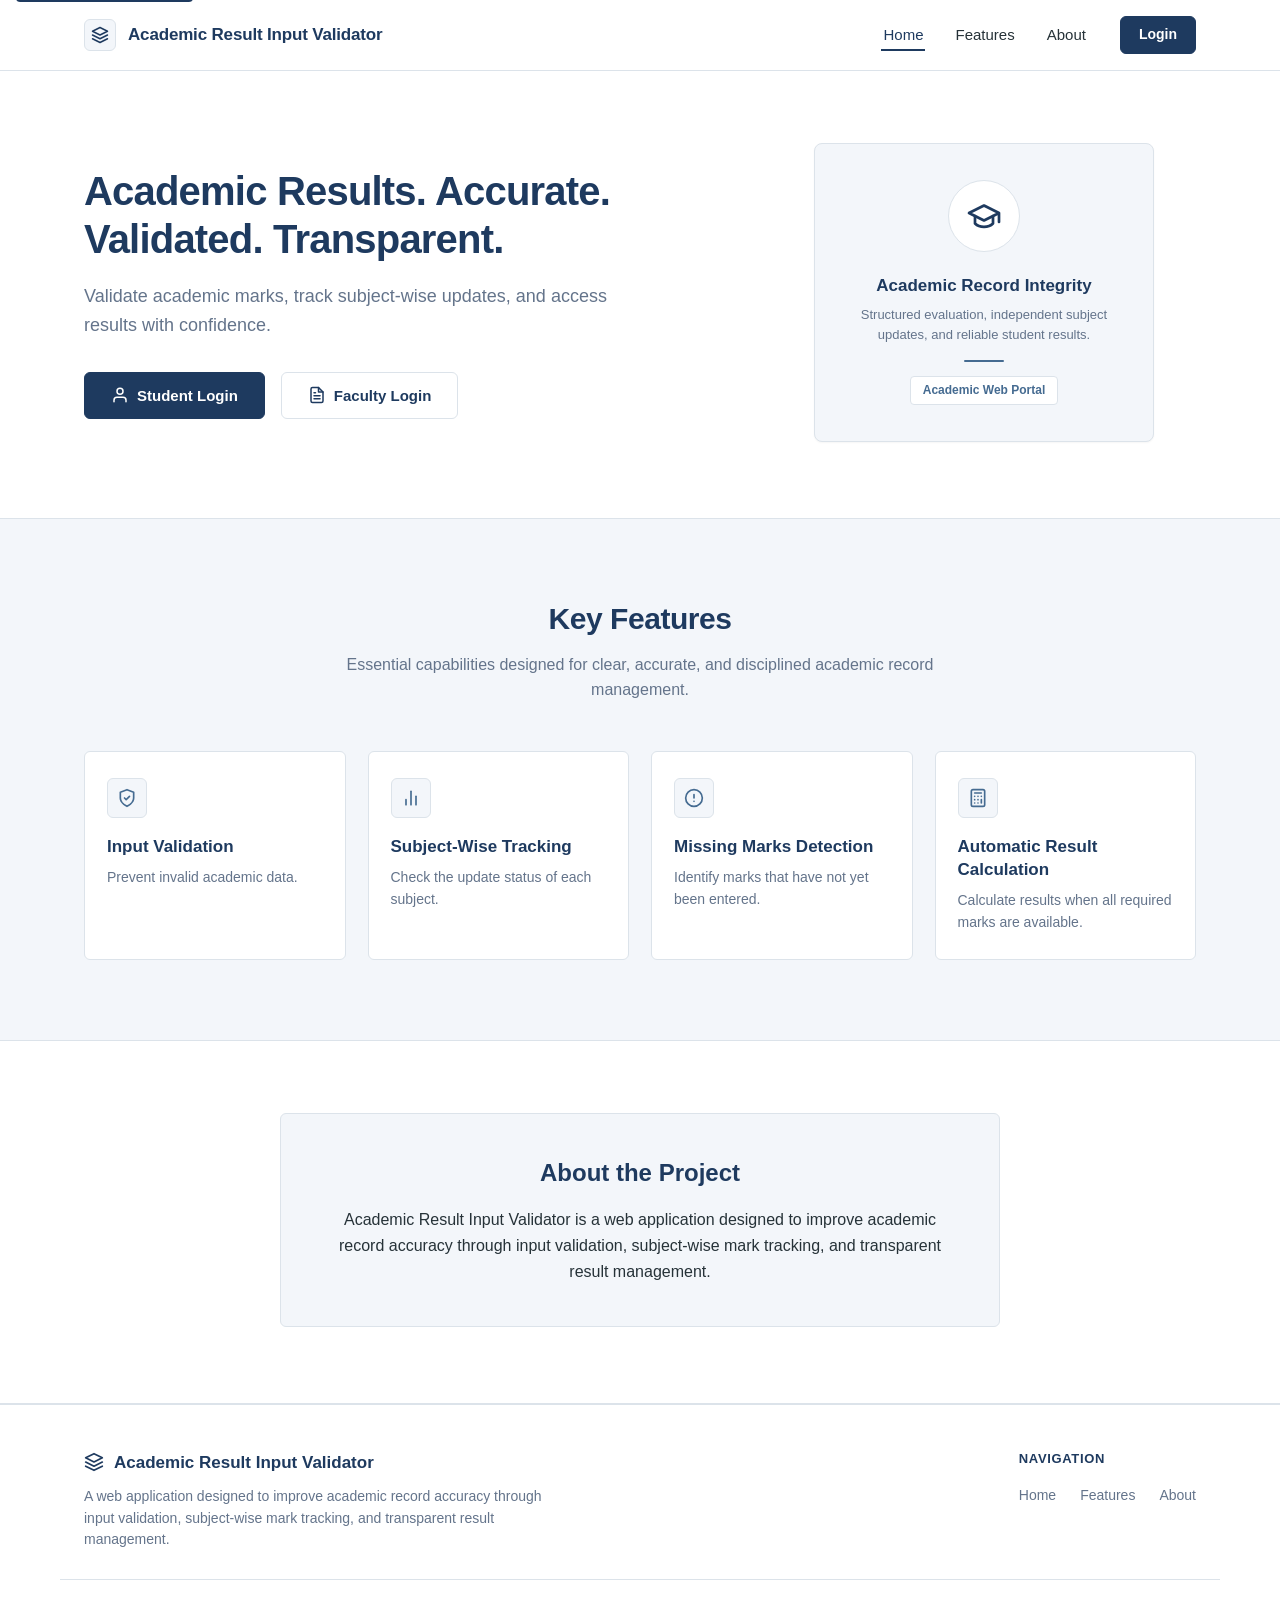
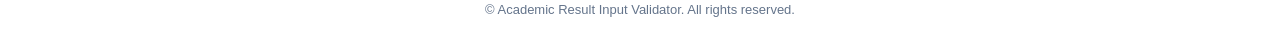
<file: index.html>
<!DOCTYPE html>
<html lang="en">
<head>
  <meta charset="UTF-8">
  <meta http-equiv="refresh" content="0; url=src/main/webapp/index.html">
  <title>Redirecting to Academic Result Input Validator</title>
</head>
<body>
  <p>Redirecting to <a href="src/main/webapp/index.html">Academic Result Input Validator Home</a>...</p>
</body>
</html>
</file>
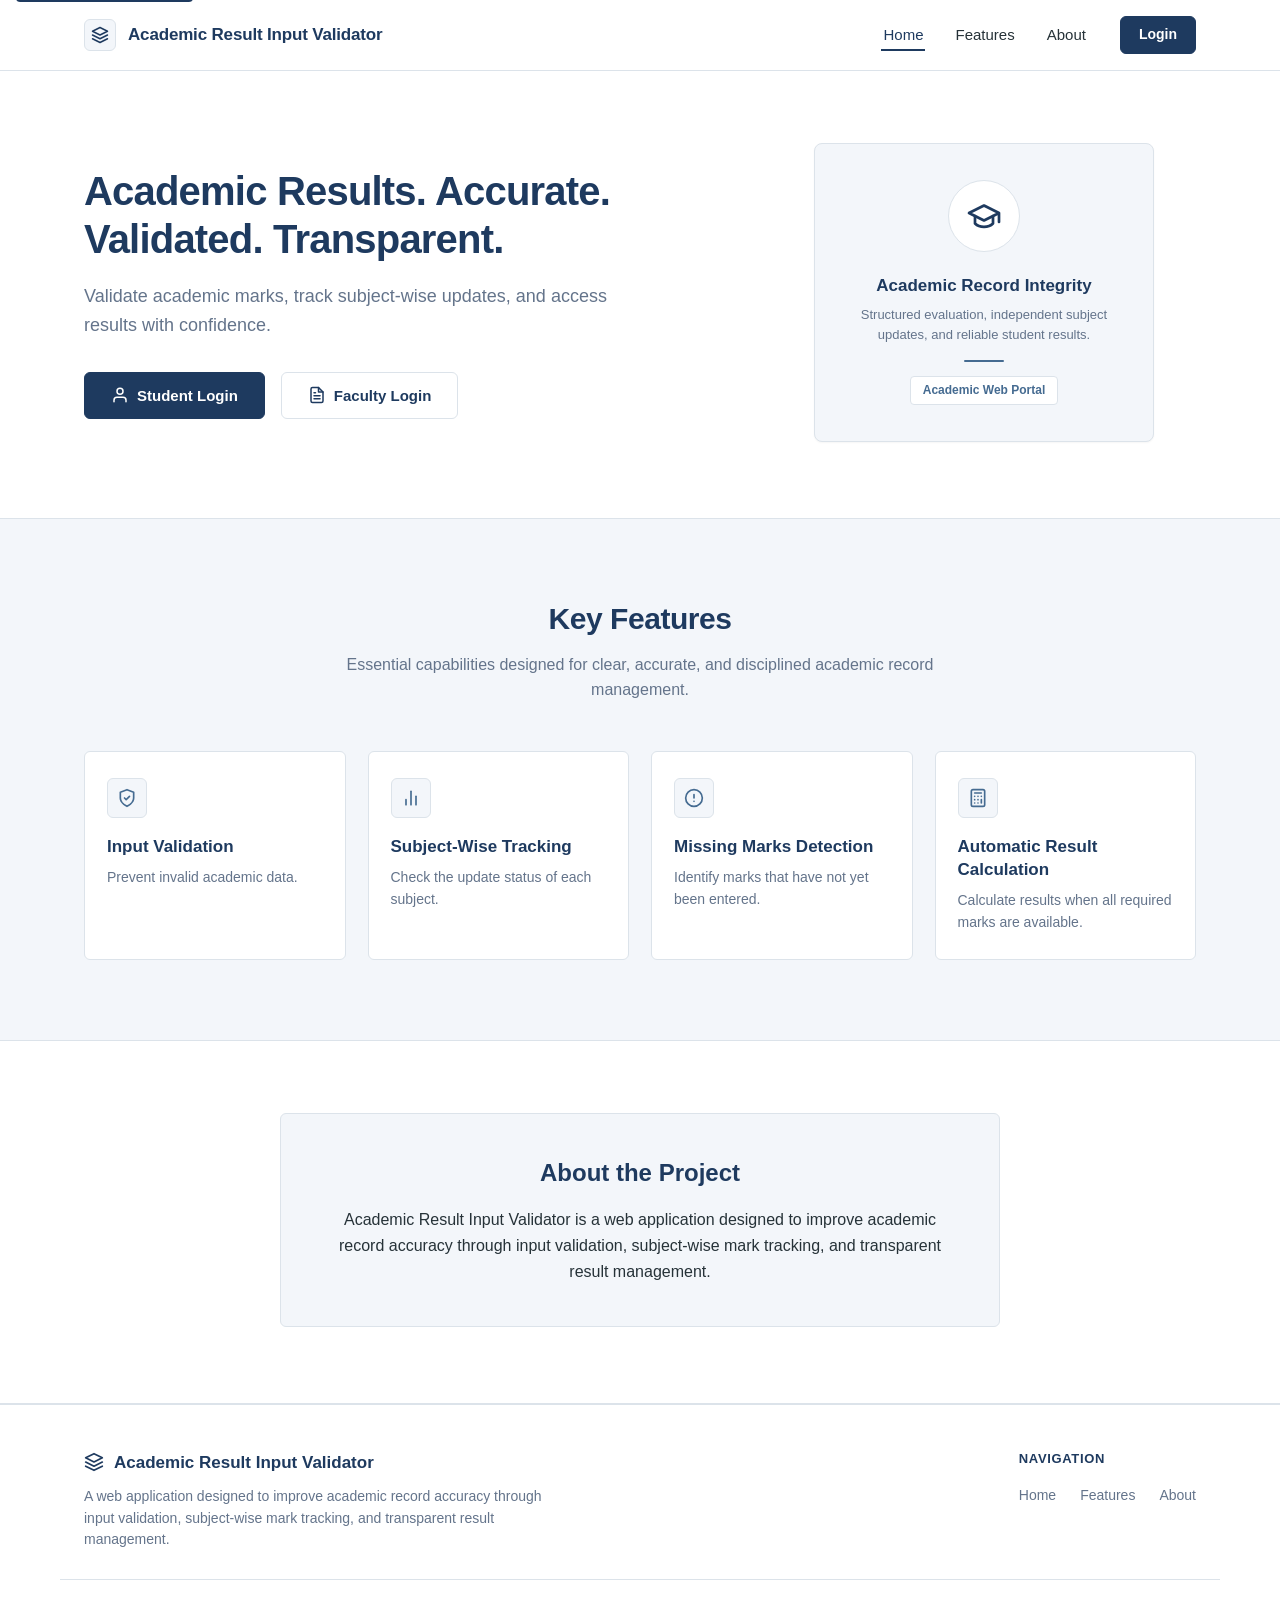
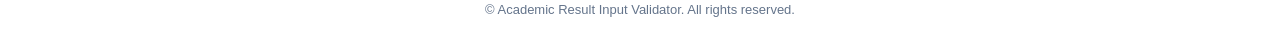
<file: src/main/webapp/index.html>
<!DOCTYPE html>
<html lang="en">
<head>
  <meta charset="UTF-8">
  <meta name="viewport" content="width=device-width, initial-scale=1.0">
  <meta name="description" content="Academic Result Input Validator - Validate academic marks, track subject-wise updates, and access results with confidence.">
  <title>Academic Result Input Validator</title>
  <link rel="stylesheet" href="css/styles.css">
</head>
<body>
  <!-- Accessibility Skip Link -->
  <a href="#main-content" class="skip-link">Skip to main content</a>

  <!-- Navigation Bar -->
  <header class="site-header">
    <div class="container nav-container">
      <a href="#home" class="brand-link" aria-label="Academic Result Input Validator Home">
        <span class="brand-icon" aria-hidden="true">
          <svg viewBox="0 0 24 24" fill="none" stroke="currentColor" stroke-width="2" stroke-linecap="round" stroke-linejoin="round">
            <path d="M12 2L2 7l10 5 10-5-10-5z"></path>
            <path d="M2 17l10 5 10-5"></path>
            <path d="M2 12l10 5 10-5"></path>
          </svg>
        </span>
        <span>Academic Result Input Validator</span>
      </a>

      <button id="mobileNavToggle" class="mobile-nav-toggle" aria-label="Toggle navigation menu" aria-expanded="false">
        <svg viewBox="0 0 24 24" fill="none" stroke="currentColor" stroke-width="2" stroke-linecap="round" stroke-linejoin="round">
          <line x1="3" y1="12" x2="21" y2="12"></line>
          <line x1="3" y1="6" x2="21" y2="6"></line>
          <line x1="3" y1="18" x2="21" y2="18"></line>
        </svg>
      </button>

      <nav id="mainNav" class="main-nav" aria-label="Main Navigation">
        <ul class="nav-links">
          <li><a href="#home" class="nav-link active">Home</a></li>
          <li><a href="#features" class="nav-link">Features</a></li>
          <li><a href="#about" class="nav-link">About</a></li>
        </ul>
        <div class="nav-actions">
          <a href="login.html" id="navLoginBtn" class="btn btn-primary btn-nav">Login</a>
        </div>
      </nav>
    </div>
  </header>

  <!-- Main Content -->
  <main id="main-content">
    <!-- Hero Section -->
    <section id="home" class="hero-section">
      <div class="container hero-grid">
        <div class="hero-content">
          <h1 class="hero-title">Academic Results. Accurate. Validated. Transparent.</h1>
          <p class="hero-description">
            Validate academic marks, track subject-wise updates, and access results with confidence.
          </p>
          <div class="hero-actions">
            <a href="login.html?role=student" id="studentLoginBtn" class="btn btn-primary">
              <svg width="18" height="18" viewBox="0 0 24 24" fill="none" stroke="currentColor" stroke-width="2" stroke-linecap="round" stroke-linejoin="round" aria-hidden="true">
                <path d="M20 21v-2a4 4 0 0 0-4-4H8a4 4 0 0 0-4 4v2"></path>
                <circle cx="12" cy="7" r="4"></circle>
              </svg>
              Student Login
            </a>
            <a href="login.html?role=faculty" id="facultyLoginBtn" class="btn btn-secondary">
              <svg width="18" height="18" viewBox="0 0 24 24" fill="none" stroke="currentColor" stroke-width="2" stroke-linecap="round" stroke-linejoin="round" aria-hidden="true">
                <path d="M14 2H6a2 2 0 0 0-2 2v16a2 2 0 0 0 2 2h12a2 2 0 0 0 2-2V8z"></path>
                <polyline points="14 2 14 8 20 8"></polyline>
                <line x1="16" y1="13" x2="8" y2="13"></line>
                <line x1="16" y1="17" x2="8" y2="17"></line>
                <polyline points="10 9 9 9 8 9"></polyline>
              </svg>
              Faculty Login
            </a>
          </div>
        </div>

        <!-- Minimal Academic Emblem Visual -->
        <div class="hero-visual" aria-hidden="true">
          <div class="hero-emblem-card">
            <div class="emblem-icon-box">
              <svg viewBox="0 0 24 24" fill="none" stroke="currentColor" stroke-width="1.8" stroke-linecap="round" stroke-linejoin="round">
                <path d="M22 10v6M2 10l10-5 10 5-10 5z"></path>
                <path d="M6 12v5c3 3 9 3 12 0v-5"></path>
              </svg>
            </div>
            <h2 class="emblem-title">Academic Record Integrity</h2>
            <p class="emblem-subtitle">Structured evaluation, independent subject updates, and reliable student results.</p>
            <div class="emblem-divider"></div>
            <span class="emblem-tag">Academic Web Portal</span>
          </div>
        </div>
      </div>
    </section>

    <!-- Features Section -->
    <section id="features" class="features-section">
      <div class="container">
        <div class="section-header">
          <h2 class="section-title">Key Features</h2>
          <p class="section-lead">Essential capabilities designed for clear, accurate, and disciplined academic record management.</p>
        </div>

        <div class="features-grid">
          <!-- Card 1 -->
          <article class="feature-card">
            <div class="feature-icon-wrapper">
              <svg viewBox="0 0 24 24" fill="none" stroke="currentColor" stroke-width="2" stroke-linecap="round" stroke-linejoin="round" aria-hidden="true">
                <path d="M12 22s8-4 8-10V5l-8-3-8 3v7c0 6 8 10 8 10z"></path>
                <polyline points="9 12 11 14 15 10"></polyline>
              </svg>
            </div>
            <h3 class="feature-title">Input Validation</h3>
            <p class="feature-description">
              Prevent invalid academic data.
            </p>
          </article>

          <!-- Card 2 -->
          <article class="feature-card">
            <div class="feature-icon-wrapper">
              <svg viewBox="0 0 24 24" fill="none" stroke="currentColor" stroke-width="2" stroke-linecap="round" stroke-linejoin="round" aria-hidden="true">
                <line x1="18" y1="20" x2="18" y2="10"></line>
                <line x1="12" y1="20" x2="12" y2="4"></line>
                <line x1="6" y1="20" x2="6" y2="14"></line>
              </svg>
            </div>
            <h3 class="feature-title">Subject-Wise Tracking</h3>
            <p class="feature-description">
              Check the update status of each subject.
            </p>
          </article>

          <!-- Card 3 -->
          <article class="feature-card">
            <div class="feature-icon-wrapper">
              <svg viewBox="0 0 24 24" fill="none" stroke="currentColor" stroke-width="2" stroke-linecap="round" stroke-linejoin="round" aria-hidden="true">
                <circle cx="12" cy="12" r="10"></circle>
                <line x1="12" y1="8" x2="12" y2="12"></line>
                <line x1="12" y1="16" x2="12.01" y2="16"></line>
              </svg>
            </div>
            <h3 class="feature-title">Missing Marks Detection</h3>
            <p class="feature-description">
              Identify marks that have not yet been entered.
            </p>
          </article>

          <!-- Card 4 -->
          <article class="feature-card">
            <div class="feature-icon-wrapper">
              <svg viewBox="0 0 24 24" fill="none" stroke="currentColor" stroke-width="2" stroke-linecap="round" stroke-linejoin="round" aria-hidden="true">
                <rect x="4" y="2" width="16" height="20" rx="2"></rect>
                <line x1="8" y1="6" x2="16" y2="6"></line>
                <line x1="16" y1="14" x2="16" y2="18"></line>
                <path d="M16 10h.01"></path>
                <path d="M12 10h.01"></path>
                <path d="M8 10h.01"></path>
                <path d="M12 14h.01"></path>
                <path d="M8 14h.01"></path>
                <path d="M12 18h.01"></path>
                <path d="M8 18h.01"></path>
              </svg>
            </div>
            <h3 class="feature-title">Automatic Result Calculation</h3>
            <p class="feature-description">
              Calculate results when all required marks are available.
            </p>
          </article>
        </div>
      </div>
    </section>

    <!-- About Section -->
    <section id="about" class="about-section">
      <div class="container">
        <div class="about-box">
          <h2 class="about-title">About the Project</h2>
          <p class="about-description">
            Academic Result Input Validator is a web application designed to improve academic record accuracy through input validation, subject-wise mark tracking, and transparent result management.
          </p>
        </div>
      </div>
    </section>
  </main>

  <!-- Footer -->
  <footer class="site-footer">
    <div class="container footer-content">
      <div class="footer-brand-col">
        <div class="footer-brand">
          <svg width="20" height="20" viewBox="0 0 24 24" fill="none" stroke="currentColor" stroke-width="2" stroke-linecap="round" stroke-linejoin="round" aria-hidden="true">
            <path d="M12 2L2 7l10 5 10-5-10-5z"></path>
            <path d="M2 17l10 5 10-5"></path>
            <path d="M2 12l10 5 10-5"></path>
          </svg>
          <span>Academic Result Input Validator</span>
        </div>
        <p class="footer-desc">
          A web application designed to improve academic record accuracy through input validation, subject-wise mark tracking, and transparent result management.
        </p>
      </div>

      <div class="footer-nav-col">
        <h3 class="footer-nav-title">Navigation</h3>
        <ul class="footer-links">
          <li><a href="#home" class="footer-link">Home</a></li>
          <li><a href="#features" class="footer-link">Features</a></li>
          <li><a href="#about" class="footer-link">About</a></li>
        </ul>
      </div>
    </div>

    <div class="container footer-bottom">
      <p>&copy; Academic Result Input Validator. All rights reserved.</p>
    </div>
  </footer>

  <script src="js/main.js"></script>
</body>
</html>
</file>
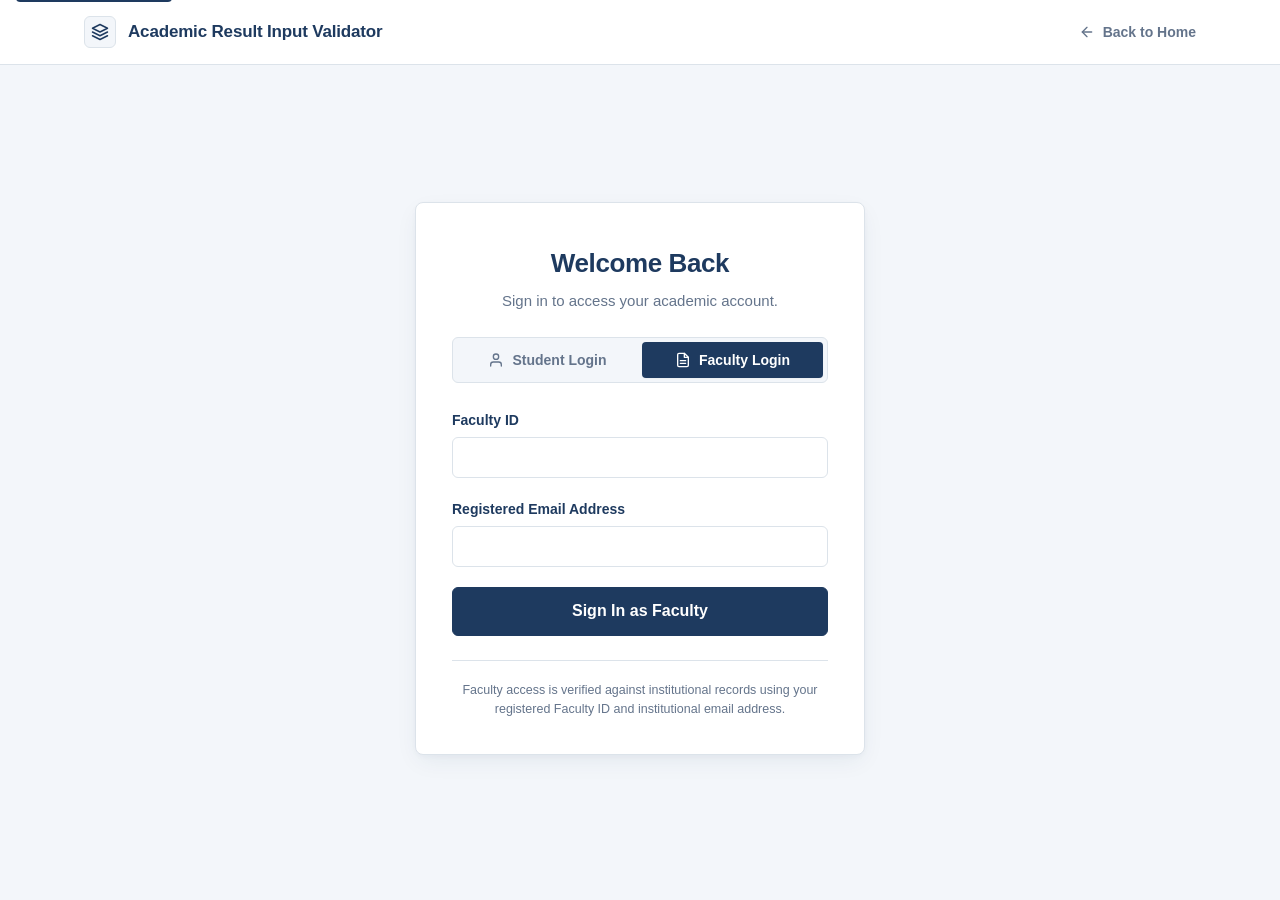
<file: src/main/webapp/enter-marks.html>
<!DOCTYPE html>
<html lang="en">
<head>
  <meta charset="UTF-8">
  <meta name="viewport" content="width=device-width, initial-scale=1.0">
  <title>Enter / Update Subject Marks - Academic Result Input Validator</title>
  <meta name="description" content="Institutional faculty grade entry terminal for internal and external marks input validation and database updates.">
  <link rel="stylesheet" href="css/styles.css">
  <style>
    /* Page-specific refinements matching institutional design tokens */
    .marks-page-container {
      padding: 32px 0 64px;
    }

    .page-nav-bar {
      display: flex;
      align-items: center;
      justify-content: space-between;
      flex-wrap: wrap;
      gap: 16px;
      margin-bottom: 24px;
    }

    .btn-back-dashboard {
      display: inline-flex;
      align-items: center;
      gap: 8px;
      padding: 8px 16px;
      background-color: var(--color-bg-light);
      border: 1px solid var(--color-border);
      border-radius: var(--radius-md);
      color: var(--color-primary);
      font-weight: 600;
      font-size: 0.875rem;
      text-decoration: none;
      transition: all var(--transition-fast);
    }

    .btn-back-dashboard:hover {
      background-color: #E6EDF5;
      color: var(--color-primary-hover);
      transform: translateX(-2px);
    }

    .marks-layout-grid {
      display: grid;
      grid-template-columns: 420px 1fr;
      gap: 28px;
      align-items: start;
    }

    @media (max-width: 992px) {
      .marks-layout-grid {
        grid-template-columns: 1fr;
      }
    }

    .entry-card {
      background: var(--color-bg-main);
      border: 1px solid var(--color-border);
      border-radius: var(--radius-lg);
      padding: 28px;
      box-shadow: var(--shadow-card);
    }

    .entry-card-header {
      margin-bottom: 22px;
      padding-bottom: 16px;
      border-bottom: 1px solid var(--color-border);
    }

    .entry-card-title {
      color: var(--color-primary);
      font-size: 1.25rem;
      font-weight: 700;
      display: flex;
      align-items: center;
      gap: 10px;
    }

    .entry-card-desc {
      color: var(--color-text-secondary);
      font-size: 0.85rem;
      margin-top: 4px;
      line-height: 1.5;
    }

    .form-group {
      margin-bottom: 20px;
    }

    .form-label {
      display: block;
      font-size: 0.875rem;
      font-weight: 600;
      color: var(--color-primary);
      margin-bottom: 6px;
    }

    .form-hint {
      font-size: 0.75rem;
      color: var(--color-text-secondary);
      margin-top: 4px;
      display: block;
    }

    .form-control-select, .form-control-input {
      width: 100%;
      padding: 10px 14px;
      font-size: 0.9375rem;
      font-family: inherit;
      color: var(--color-text-main);
      background-color: var(--color-bg-main);
      border: 1px solid var(--color-border);
      border-radius: var(--radius-md);
      transition: border-color var(--transition-fast), box-shadow var(--transition-fast);
      box-sizing: border-box;
    }

    .form-control-select:focus, .form-control-input:focus {
      outline: none;
      border-color: var(--color-primary);
      box-shadow: 0 0 0 3px rgba(30, 58, 95, 0.12);
    }

    .form-control-input.is-invalid {
      border-color: var(--color-error);
      background-color: var(--color-error-bg);
    }

    .field-error-msg {
      color: var(--color-error);
      font-size: 0.78125rem;
      font-weight: 600;
      margin-top: 4px;
      display: none;
    }

    .field-error-msg.visible {
      display: block;
    }

    .student-badge-card {
      background-color: var(--color-bg-light);
      border: 1px solid var(--color-border);
      border-radius: var(--radius-md);
      padding: 14px 16px;
      margin-bottom: 20px;
      display: none;
    }

    .student-badge-card.active {
      display: block;
    }

    .student-badge-title {
      font-size: 0.75rem;
      text-transform: uppercase;
      letter-spacing: 0.05em;
      color: var(--color-text-secondary);
      font-weight: 700;
      margin-bottom: 4px;
    }

    .student-badge-name {
      font-size: 1.0625rem;
      font-weight: 700;
      color: var(--color-primary);
    }

    .student-badge-meta {
      font-size: 0.8125rem;
      color: var(--color-text-secondary);
      margin-top: 2px;
    }

    .marks-split-row {
      display: grid;
      grid-template-columns: 1fr 1fr;
      gap: 16px;
    }

    .total-display-box {
      background: #F8FAFC;
      border: 1px solid #CBD5E1;
      border-radius: var(--radius-md);
      padding: 14px 16px;
      margin-bottom: 22px;
      display: flex;
      align-items: center;
      justify-content: space-between;
      gap: 12px;
    }

    .total-display-label {
      font-size: 0.8125rem;
      font-weight: 600;
      color: var(--color-primary);
      text-transform: uppercase;
      letter-spacing: 0.04em;
    }

    .total-display-sub {
      font-size: 0.75rem;
      color: var(--color-text-secondary);
    }

    .total-display-score {
      font-size: 1.375rem;
      font-weight: 700;
      color: var(--color-primary);
    }

    .btn-submit-marks {
      width: 100%;
      padding: 12px 20px;
      background-color: var(--color-primary);
      color: var(--color-btn-text);
      font-weight: 700;
      font-size: 0.9375rem;
      border-radius: var(--radius-md);
      transition: background-color var(--transition-fast), transform var(--transition-fast);
      display: flex;
      align-items: center;
      justify-content: center;
      gap: 10px;
    }

    .btn-submit-marks:hover:not(:disabled) {
      background-color: var(--color-primary-hover);
      transform: translateY(-1px);
    }

    .btn-submit-marks:disabled {
      opacity: 0.65;
      cursor: not-allowed;
    }

    /* Step 9: Action button pair */
    .btn-save-pair {
      display: grid;
      grid-template-columns: 1fr 1fr;
      gap: 12px;
      margin-bottom: 12px;
    }

    .btn-step-save {
      padding: 12px 14px;
      font-size: 0.875rem;
      font-weight: 700;
      border-radius: var(--radius-md);
      cursor: pointer;
      display: flex;
      align-items: center;
      justify-content: center;
      gap: 6px;
      transition: all var(--transition-fast);
      border: 1px solid transparent;
      box-shadow: 0 1px 3px rgba(0,0,0,0.08);
    }

    .btn-save-internal-action {
      background-color: var(--color-primary);
      color: #FFFFFF;
    }

    .btn-save-internal-action:hover:not(:disabled) {
      background-color: var(--color-primary-hover);
      transform: translateY(-1px);
    }

    .btn-save-external-action {
      background-color: #1E3A5F;
      color: #FFFFFF;
    }

    .btn-save-external-action:hover:not(:disabled) {
      background-color: #162C47;
      transform: translateY(-1px);
    }

    .btn-step-save:disabled {
      background-color: #E2E8F0;
      color: #94A3B8;
      border-color: #CBD5E1;
      cursor: not-allowed;
      transform: none !important;
      box-shadow: none;
    }

    .lock-banner {
      background-color: #FEF3C7;
      border: 1px solid #FCD34D;
      border-radius: var(--radius-md);
      padding: 10px 14px;
      font-size: 0.8125rem;
      color: #92400E;
      margin-bottom: 16px;
      display: flex;
      align-items: center;
      gap: 10px;
      line-height: 1.4;
    }

    .btn-reset-form {
      width: 100%;
      margin-top: 10px;
      padding: 9px 16px;
      background-color: transparent;
      color: var(--color-text-secondary);
      border: 1px solid var(--color-border);
      border-radius: var(--radius-md);
      font-size: 0.8125rem;
      font-weight: 600;
      transition: all var(--transition-fast);
    }

    .btn-reset-form:hover {
      background-color: var(--color-bg-light);
      color: var(--color-primary);
    }

    .alert-banner {
      padding: 14px 18px;
      border-radius: var(--radius-md);
      font-size: 0.875rem;
      margin-top: 18px;
      display: none;
      align-items: flex-start;
      gap: 12px;
      line-height: 1.5;
    }

    .alert-banner.visible {
      display: flex;
    }

    .alert-banner.success {
      background-color: #E8F5E9;
      border: 1px solid #A5D6A7;
      color: #1B5E20;
    }

    .alert-banner.error {
      background-color: var(--color-error-bg);
      border: 1px solid var(--color-error-border);
      color: var(--color-error);
    }

    .badge-subject-code {
      display: inline-block;
      padding: 2px 7px;
      font-size: 0.75rem;
      font-weight: 700;
      background-color: #E8EEF5;
      color: var(--color-primary);
      border: 1px solid #CAD6E2;
      border-radius: var(--radius-sm);
      letter-spacing: 0.02em;
    }

    .search-filter-box {
      margin-bottom: 14px;
      display: flex;
      gap: 8px;
    }
  </style>
</head>
<body>
  <a href="#mainContent" class="skip-link">Skip to main content</a>

  <!-- Top Navigation Bar -->
  <header class="faculty-top-bar" role="banner">
    <div class="container faculty-top-inner">
      <div class="brand-group">
        <a href="faculty-dashboard.html" class="brand-link" aria-label="Faculty Dashboard Home">
          <svg viewBox="0 0 24 24" width="22" height="22" fill="none" stroke="currentColor" stroke-width="2" stroke-linecap="round" stroke-linejoin="round" aria-hidden="true">
            <path d="M4 19.5A2.5 2.5 0 0 1 6.5 17H20"></path>
            <path d="M6.5 2H20v20H6.5A2.5 2.5 0 0 1 4 19.5v-15A2.5 2.5 0 0 1 6.5 2z"></path>
          </svg>
          <span class="brand-text">Academic Result Input Validator</span>
        </a>
        <span class="brand-role-chip" aria-label="System Role">Faculty Terminal</span>
      </div>

      <div class="faculty-user-actions">
        <span class="faculty-user-badge" id="facultyUsernameDisplay" title="Active Authenticated Faculty Account">
          <svg viewBox="0 0 24 24" width="16" height="16" fill="none" stroke="currentColor" stroke-width="2" stroke-linecap="round" stroke-linejoin="round" aria-hidden="true">
            <path d="M20 21v-2a4 4 0 0 0-4-4H8a4 4 0 0 0-4 4v2"></path>
            <circle cx="12" cy="7" r="4"></circle>
          </svg>
          <span id="facultyUsername">faculty</span>
        </span>

        <a href="faculty-dashboard.html" class="btn btn-secondary" style="padding: 6px 14px; font-size: 0.8125rem;">
          <svg viewBox="0 0 24 24" width="14" height="14" fill="none" stroke="currentColor" stroke-width="2" stroke-linecap="round" stroke-linejoin="round" aria-hidden="true" style="margin-right: 4px;">
            <polyline points="15 18 9 12 15 6"></polyline>
          </svg>
          Dashboard
        </a>

        <button id="btnLogout" class="btn btn-logout" type="button" aria-label="Sign out of faculty session">
          <svg viewBox="0 0 24 24" width="16" height="16" fill="none" stroke="currentColor" stroke-width="2" stroke-linecap="round" stroke-linejoin="round" aria-hidden="true">
            <path d="M9 21H5a2 2 0 0 1-2-2V5a2 2 0 0 1 2-2h4"></path>
            <polyline points="16 17 21 12 16 7"></polyline>
            <line x1="21" y1="12" x2="9" y2="12"></line>
          </svg>
          <span>Sign Out</span>
        </button>
      </div>
    </div>
  </header>

  <!-- Main Content -->
  <main id="mainContent" class="marks-page-container">
    <div class="container">

      <!-- Navigation & Page Title Row -->
      <div class="page-nav-bar">
        <div>
          <a href="faculty-dashboard.html" class="btn-back-dashboard" id="backToDashboardLink">
            <svg viewBox="0 0 24 24" width="16" height="16" fill="none" stroke="currentColor" stroke-width="2" stroke-linecap="round" stroke-linejoin="round" aria-hidden="true">
              <line x1="19" y1="12" x2="5" y2="12"></line>
              <polyline points="12 19 5 12 12 5"></polyline>
            </svg>
            Back to Faculty Dashboard
          </a>
          <h1 style="color: var(--color-primary); font-size: 1.625rem; font-weight: 700; margin-top: 10px; display: flex; align-items: center; gap: 10px;">
            <svg viewBox="0 0 24 24" width="26" height="26" fill="none" stroke="currentColor" stroke-width="2" stroke-linecap="round" stroke-linejoin="round" aria-hidden="true">
              <path d="M11 4H4a2 2 0 0 0-2 2v14a2 2 0 0 0 2 2h14a2 2 0 0 0 2-2v-7"></path>
              <path d="M18.5 2.5a2.121 2.121 0 0 1 3 3L12 15l-4 1 1-4 9.5-9.5z"></path>
            </svg>
            Enter / Update Subject Marks
          </h1>
        </div>

        <!-- Institutional Constraint Badge -->
        <div style="background-color: #F3F6FA; border: 1px solid #DCE3EA; border-radius: var(--radius-md); padding: 10px 16px; font-size: 0.8125rem; color: #456B91; text-align: right;">
          <div><strong>Internal Assessment:</strong> 0 &ndash; 40 Marks (Max 40)</div>
          <div><strong>External Examination:</strong> 0 &ndash; 60 Marks (Max 60)</div>
          <div style="color: #64748B; font-size: 0.75rem; margin-top: 2px;">Total: 100 Marks &bull; Missing values stored as NULL</div>
        </div>
      </div>

      <!-- Two-Column Layout -->
      <div class="marks-layout-grid">

        <!-- Left Column: Form Card -->
        <section class="entry-card" aria-labelledby="formHeading">
          <div class="entry-card-header">
            <h2 id="formHeading" class="entry-card-title">
              <svg viewBox="0 0 24 24" width="20" height="20" fill="none" stroke="currentColor" stroke-width="2" stroke-linecap="round" stroke-linejoin="round" aria-hidden="true">
                <polygon points="14 2 18 6 7 17 3 17 3 13 14 2"></polygon>
                <line x1="3" y1="22" x2="21" y2="22"></line>
              </svg>
              Mark Entry Form
            </h2>
            <p class="entry-card-desc">
              Select student and subject to save or update academic evaluation marks.
            </p>
          </div>

          <form id="marksEntryForm" novalidate>

            <!-- 1. Student Selection by ID or Name -->
            <div class="form-group">
              <label for="studentSelect" class="form-label">
                Select Student <span style="color: var(--color-error); font-weight: 700;">*</span>
              </label>
              <div class="search-filter-box">
                <input type="text" id="studentFilterInput" class="form-control-input" placeholder="Type to filter students by ID or Name..." aria-label="Filter student list">
              </div>
              <select id="studentSelect" class="form-control-select" required aria-required="true" aria-describedby="studentSelectHint studentSelectError">
                <option value="">-- Choose a Registered Student --</option>
              </select>
              <span id="studentSelectHint" class="form-hint">Loaded dynamically from the institutional MySQL database.</span>
              <div id="studentSelectError" class="field-error-msg" role="alert">Please select a valid student.</div>
            </div>

            <!-- Selected Student Info Card -->
            <div id="selectedStudentCard" class="student-badge-card" aria-live="polite">
              <div class="student-badge-title">Selected Student Profile</div>
              <div class="student-badge-name" id="selectedStudentNameDisplay">---</div>
              <div class="student-badge-meta">
                Student ID: <strong id="selectedStudentIdDisplay">---</strong>
              </div>
            </div>

            <!-- 2. Subject Selection (Faculty Assigned Subjects) -->
            <div class="form-group">
              <label for="subjectSelect" class="form-label">
                Select Assigned Subject <span style="color: var(--color-error); font-weight: 700;">*</span>
              </label>
              <select id="subjectSelect" class="form-control-select" required aria-required="true" aria-describedby="subjectSelectHint subjectSelectError">
                <option value="">-- Choose One of Your Assigned Subjects --</option>
              </select>
              <span id="subjectSelectHint" class="form-hint">Displays your assigned subjects from the institutional database.</span>
              <div id="subjectSelectError" class="field-error-msg" role="alert">Please select a subject.</div>
            </div>

            <!-- 3. Marks Fields: Internal & External Split -->
            <div class="marks-split-row">
              <!-- Internal Marks Field -->
              <div class="form-group">
                <label for="internalMarksInput" class="form-label">
                  Internal Marks <span style="font-weight: 400; color: var(--color-text-secondary);">(Max 40)</span>
                </label>
                <input 
                  type="number" 
                  id="internalMarksInput" 
                  name="internalMarks" 
                  class="form-control-input" 
                  min="0" 
                  max="40" 
                  step="1" 
                  placeholder="0 &ndash; 40 (or empty)"
                  aria-describedby="internalMarksHint internalMarksError"
                >
                <span id="internalMarksHint" class="form-hint">0 is valid score; empty = NULL.</span>
                <div id="internalMarksError" class="field-error-msg" role="alert">Must be an integer between 0 and 40.</div>
              </div>

              <!-- External Marks Field (Step 9 Stage B: Disabled until internal saved) -->
              <div class="form-group">
                <label for="externalMarksInput" class="form-label">
                  External Marks <span style="font-weight: 400; color: var(--color-text-secondary);">(Max 60)</span>
                </label>
                <input 
                  type="number" 
                  id="externalMarksInput" 
                  name="externalMarks" 
                  class="form-control-input" 
                  min="0" 
                  max="60" 
                  step="1" 
                  placeholder="🔒 Save internal marks first"
                  disabled
                  aria-describedby="externalMarksHint externalMarksError"
                >
                <span id="externalMarksHint" class="form-hint">0 is valid score; empty = NULL.</span>
                <div id="externalMarksError" class="field-error-msg" role="alert">Must be an integer between 0 and 60.</div>
              </div>
            </div>

            <!-- External Lock Banner (Step 9 Stage B) -->
            <div id="externalLockBanner" class="lock-banner" role="status" style="display: flex;">
              <svg viewBox="0 0 24 24" width="18" height="18" fill="none" stroke="currentColor" stroke-width="2" stroke-linecap="round" stroke-linejoin="round" style="flex-shrink: 0;">
                <rect x="3" y="11" width="18" height="11" rx="2" ry="2"></rect>
                <path d="M7 11V7a5 5 0 0 1 10 0v4"></path>
              </svg>
              <span><strong>Internal-First Rule:</strong> Enter and save internal marks (0&ndash;40) first. External marks are locked until internal marks are recorded in the database.</span>
            </div>

            <!-- 4. Calculated Total Display -->
            <div class="total-display-box" aria-live="polite">
              <div>
                <div class="total-display-label">Total Subject Score</div>
                <div class="total-display-sub" id="totalCalcExplanation">Calculated only when both components are entered</div>
              </div>
              <div class="total-display-score" id="totalMarksScoreDisplay">-- / 100</div>
            </div>

            <!-- Action Buttons: Step 9 Separate Saves -->
            <div class="btn-save-pair">
              <button type="button" id="btnSaveInternal" class="btn-step-save btn-save-internal-action">
                💾 Save Internal Marks
              </button>
              <button type="button" id="btnSaveExternal" class="btn-step-save btn-save-external-action" disabled>
                💾 Save External Marks
              </button>
            </div>

            <!-- Form Submit (Hidden legacy fallback) -->
            <button type="submit" id="btnSaveMarks" class="btn-submit-marks" style="display: none;">
              <svg viewBox="0 0 24 24" width="18" height="18" fill="none" stroke="currentColor" stroke-width="2" stroke-linecap="round" stroke-linejoin="round" aria-hidden="true">
                <path d="M19 21H5a2 2 0 0 1-2-2V5a2 2 0 0 1 2-2h11l5 5v11a2 2 0 0 1-2 2z"></path>
                <polyline points="17 21 17 13 7 13 7 21"></polyline>
                <polyline points="7 3 7 8 15 8"></polyline>
              </svg>
              <span id="btnSubmitText">Save / Update Marks</span>
            </button>

            <button type="button" id="btnResetForm" class="btn-reset-form">
              Clear Form / Reset Fields
            </button>

            <!-- Alert Banner -->
            <div id="formAlertBanner" class="alert-banner" role="alert">
              <svg id="alertIcon" viewBox="0 0 24 24" width="20" height="20" fill="none" stroke="currentColor" stroke-width="2" stroke-linecap="round" stroke-linejoin="round" style="flex-shrink: 0;"></svg>
              <div id="alertMessage" style="flex: 1;"></div>
            </div>

          </form>
        </section>

        <!-- Right Column: Student Curricular Evaluation Table -->
        <section class="dashboard-card" style="margin-bottom: 0;" aria-labelledby="rosterHeading">
          <div class="card-title-row">
            <div>
              <h2 id="rosterHeading" class="card-title">
                <svg viewBox="0 0 24 24" width="22" height="22" fill="none" stroke="currentColor" stroke-width="2" stroke-linecap="round" stroke-linejoin="round" aria-hidden="true">
                  <path d="M14 2H6a2 2 0 0 0-2 2v16a2 2 0 0 0 2 2h12a2 2 0 0 0 2-2V8z"></path>
                  <polyline points="14 2 14 8 20 8"></polyline>
                  <line x1="16" y1="13" x2="8" y2="13"></line>
                  <line x1="16" y1="17" x2="8" y2="17"></line>
                  <polyline points="10 9 9 9 8 9"></polyline>
                </svg>
                Current Marks Overview: <span id="currentStudentOverviewName" style="color: var(--color-primary);">Select a Student</span>
              </h2>
              <p class="card-subtitle">
                Comprehensive marks status across all 10 curricular subjects. Click "Edit" on any row to immediately load that subject into the input form.
              </p>
            </div>
            <div id="studentProgressIndicator" style="display: none;">
              <span class="badge badge-withheld" id="studentProgressBadge">0 / 0 Entered</span>
            </div>
          </div>

          <div class="table-responsive">
            <table class="data-table" aria-label="Student 10 Subjects Evaluation Table">
              <thead>
                <tr>
                  <th scope="col">Code</th>
                  <th scope="col">Curricular Subject Title</th>
                  <th scope="col" style="text-align: right;">Internal (40)</th>
                  <th scope="col" style="text-align: right;">External (60)</th>
                  <th scope="col" style="text-align: right;">Total (100)</th>
                  <th scope="col">Status</th>
                  <th scope="col" style="text-align: center;">Action</th>
                </tr>
              </thead>
              <tbody id="studentMarksTableBody">
                <tr>
                  <td colspan="7" style="text-align: center; color: var(--color-text-secondary); padding: 36px 20px;">
                    <svg viewBox="0 0 24 24" width="32" height="32" fill="none" stroke="currentColor" stroke-width="1.5" stroke-linecap="round" stroke-linejoin="round" style="color: #94A3B8; margin-bottom: 8px;">
                      <path d="M17 21v-2a4 4 0 0 0-4-4H5a4 4 0 0 0-4 4v2"></path>
                      <circle cx="9" cy="7" r="4"></circle>
                    </svg>
                    <div>Please select a student from the dropdown on the left to view their complete academic evaluation records.</div>
                  </td>
                </tr>
              </tbody>
            </table>
          </div>

          <!-- Academic Rules Note -->
          <div style="margin-top: 20px; padding: 12px 16px; background-color: #F8FAFC; border: 1px solid #E2E8F0; border-radius: var(--radius-sm); font-size: 0.8125rem; color: #64748B; display: flex; align-items: center; gap: 10px;">
            <svg viewBox="0 0 24 24" width="18" height="18" fill="none" stroke="currentColor" stroke-width="2" stroke-linecap="round" stroke-linejoin="round" style="color: #456B91; flex-shrink: 0;">
              <circle cx="12" cy="12" r="10"></circle>
              <line x1="12" y1="16" x2="12" y2="12"></line>
              <line x1="12" y1="8" x2="12.01" y2="8"></line>
            </svg>
            <span>
              <strong>Pass/Fail Rules Status:</strong> Pass/Fail rules are pending official college notification and are NOT calculated on this page. All entered internal &amp; external scores are securely preserved as recorded.
            </span>
          </div>

        </section>

        <!-- Section: Registered Students Dictionary and Marks-Entry Status (Relocated from Faculty Dashboard) -->
        <section id="section-roster" class="dashboard-card" aria-labelledby="rosterCardTitle" style="grid-column: 1 / -1; margin-top: 8px;">
          <div class="card-title-row">
            <div>
              <h2 id="rosterCardTitle" class="card-title">
                <svg viewBox="0 0 24 24" width="22" height="22" fill="none" stroke="currentColor" stroke-width="2" stroke-linecap="round" stroke-linejoin="round" aria-hidden="true">
                  <path d="M17 21v-2a4 4 0 0 0-4-4H5a4 4 0 0 0-4 4v2"></path>
                  <circle cx="9" cy="7" r="4"></circle>
                  <path d="M23 21v-2a4 4 0 0 0-3-3.87"></path>
                  <path d="M16 3.13a4 4 0 0 1 0 7.75"></path>
                </svg>
                Registered Students Directory &amp; Marks-Entry Status
                <span style="display:none;">Registered Students Dictionary and Marks-Entry Status</span>
              </h2>
              <p class="card-subtitle">
                Search by Student ID or Student Name. Overall Total and Percentage are withheld until all subjects are fully entered. Pass/Fail calculation is withheld pending college rules.
              </p>
            </div>

            <!-- Controls: Search and Filter Tabs -->
            <div style="display: flex; gap: 12px; align-items: center; flex-wrap: wrap;">
              <div class="filter-tab-group" role="tablist" aria-label="Student Roster Filter">
                <button id="filterAll" class="filter-tab-btn active" type="button" role="tab" aria-selected="true">All Students</button>
                <button id="filterPending" class="filter-tab-btn" type="button" role="tab" aria-selected="false">Marks Pending</button>
                <button id="filterCompleted" class="filter-tab-btn" type="button" role="tab" aria-selected="false">Fully Entered</button>
              </div>
              <input type="text" id="rosterSearchInput" class="form-input" placeholder="Search by ID or Name..." style="max-width: 250px; padding: 7px 12px; font-size: 0.84375rem;" aria-label="Search students by ID or Name">
            </div>
          </div>

          <div class="table-responsive">
            <table class="data-table" aria-label="Student Directory Table">
              <thead>
                <tr>
                  <th scope="col">Student ID</th>
                  <th scope="col">Student Name</th>
                  <th scope="col">Evaluation Status</th>
                  <th scope="col">Internal Marks</th>
                  <th scope="col">External Marks</th>
                  <th scope="col">Total Score</th>
                  <th scope="col">Academic Standing</th>
                  <th scope="col">Action</th>
                </tr>
              </thead>
              <tbody id="rosterTableBody">
                <tr>
                  <td colspan="8" style="text-align: center; color: var(--color-text-secondary); padding: 24px;">
                    Retrieving student roster from database...
                  </td>
                </tr>
              </tbody>
            </table>
          </div>
        </section>

      </div>
    </div>
  </main>

  <!-- Site Footer -->
  <footer class="site-footer">
    <div class="container footer-bottom">
      <p>&copy; Academic Result Input Validator &bull; Step 8: Enter/Update Marks Terminal &bull; Domain Integrity &amp; MySQL Persistence</p>
    </div>
  </footer>

  <script src="js/enter-marks.js"></script>
</body>
</html>
</file>
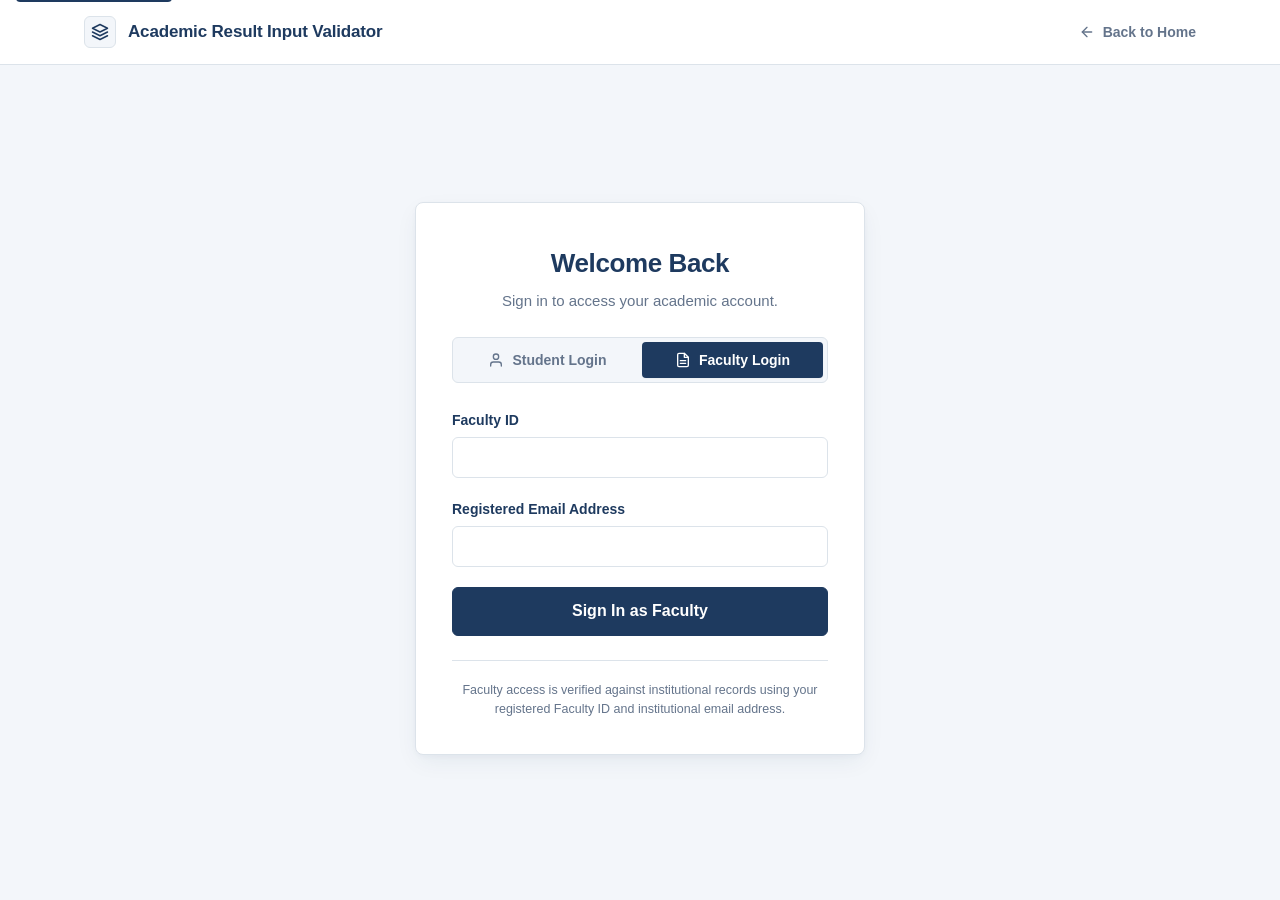
<file: src/main/webapp/faculty-dashboard.html>
<!DOCTYPE html>
<html lang="en">
<head>
  <meta charset="UTF-8">
  <meta name="viewport" content="width=device-width, initial-scale=1.0">
  <meta name="description" content="Faculty Dashboard - Academic Result Input Validator. Real-time class overview, subject configuration, and internal/external mark management.">
  <title>Faculty Dashboard - Academic Result Input Validator</title>
  <link rel="stylesheet" href="css/styles.css">
</head>
<body>
  <!-- Accessibility Skip Link -->
  <a href="#faculty-main" class="skip-link">Skip to main content</a>

  <!-- Top Navigation Bar -->
  <header class="dashboard-top-bar">
    <div class="container dashboard-top-inner">
      <a href="index.html" class="brand-link" aria-label="Academic Result Input Validator Home">
        <span class="brand-icon" aria-hidden="true">
          <svg viewBox="0 0 24 24" fill="none" stroke="currentColor" stroke-width="2" stroke-linecap="round" stroke-linejoin="round">
            <path d="M12 2L2 7l10 5 10-5-10-5z"></path>
            <path d="M2 17l10 5 10-5"></path>
            <path d="M2 12l10 5 10-5"></path>
          </svg>
        </span>
        <span>Academic Result Input Validator</span>
      </a>

      <div class="dashboard-user-info">
        <div id="facultyPill" class="user-badge">
          <svg viewBox="0 0 24 24" fill="none" stroke="currentColor" stroke-width="2" stroke-linecap="round" stroke-linejoin="round" aria-hidden="true">
            <path d="M20 21v-2a4 4 0 0 0-4-4H8a4 4 0 0 0-4 4v2"></path>
            <circle cx="12" cy="7" r="4"></circle>
          </svg>
          <span id="facultyPillText">Faculty: Loading...</span>
        </div>

      </div>
    </div>
  </header>

  <!-- Dashboard Main Content -->
  <main id="faculty-main" class="dashboard-main">
    <div class="container">

      <div class="dashboard-layout-grid">

        <!-- Left-Side Vertical Navigation Panel (Fixed / Sticky Sidebar) -->
        <aside class="dashboard-sidebar" id="facultySidebar" aria-label="Faculty Navigation">
          <div class="sidebar-header">
            <span class="sidebar-header-label">Faculty Navigation</span>
          </div>

          <nav class="sidebar-nav" aria-label="Faculty Dashboard Sections">
            <a href="#section-my-subjects" class="sidebar-nav-link active" id="navLinkSubjects">
              <svg viewBox="0 0 24 24" width="18" height="18" fill="none" stroke="currentColor" stroke-width="2" stroke-linecap="round" stroke-linejoin="round" aria-hidden="true">
                <path d="M4 19.5A2.5 2.5 0 0 1 6.5 17H20"></path>
                <path d="M6.5 2H20v20H6.5A2.5 2.5 0 0 1 4 19.5v-15A2.5 2.5 0 0 1 6.5 2z"></path>
              </svg>
              <span>My Assigned Subjects</span>
            </a>

            <a href="#section-subjects" class="sidebar-nav-link" id="navLinkConfigured">
              <svg viewBox="0 0 24 24" width="18" height="18" fill="none" stroke="currentColor" stroke-width="2" stroke-linecap="round" stroke-linejoin="round" aria-hidden="true">
                <rect x="3" y="3" width="7" height="7"></rect>
                <rect x="14" y="3" width="7" height="7"></rect>
                <rect x="14" y="14" width="7" height="7"></rect>
                <rect x="3" y="14" width="7" height="7"></rect>
              </svg>
              <span>Configured Subjects</span>
            </a>

            <a href="#section-import" class="sidebar-nav-link" id="navLinkImport">
              <svg viewBox="0 0 24 24" width="18" height="18" fill="none" stroke="currentColor" stroke-width="2" stroke-linecap="round" stroke-linejoin="round" aria-hidden="true">
                <path d="M21 15v4a2 2 0 0 1-2 2H5a2 2 0 0 1-2-2v-4"></path>
                <polyline points="17 8 12 3 7 8"></polyline>
                <line x1="12" y1="3" x2="12" y2="15"></line>
              </svg>
              <span>Import Marks from Excel</span>
            </a>

            <a href="#section-validate-table" class="sidebar-nav-link" id="navLinkValidate">
              <svg viewBox="0 0 24 24" width="18" height="18" fill="none" stroke="currentColor" stroke-width="2" stroke-linecap="round" stroke-linejoin="round" aria-hidden="true">
                <polyline points="9 11 12 14 22 4"></polyline>
                <path d="M21 12v7a2 2 0 0 1-2 2H5a2 2 0 0 1-2-2V5a2 2 0 0 1 2-2h11"></path>
              </svg>
              <span>Validate and Ingest Table Files</span>
            </a>

            <a href="#section-export" class="sidebar-nav-link" id="navLinkExport">
              <svg viewBox="0 0 24 24" width="18" height="18" fill="none" stroke="currentColor" stroke-width="2" stroke-linecap="round" stroke-linejoin="round" aria-hidden="true">
                <path d="M21 15v4a2 2 0 0 1-2 2H5a2 2 0 0 1-2-2v-4"></path>
                <polyline points="7 10 12 15 17 10"></polyline>
                <line x1="12" y1="15" x2="12" y2="3"></line>
              </svg>
              <span>Export Academic Records</span>
            </a>

            <a href="#section-ai-analysis" class="sidebar-nav-link" id="navLinkAnalysis">
              <svg viewBox="0 0 24 24" width="18" height="18" fill="none" stroke="currentColor" stroke-width="2" stroke-linecap="round" stroke-linejoin="round" aria-hidden="true">
                <path d="M21 16V8a2 2 0 0 0-1-1.73l-7-4a2 2 0 0 0-2 0l-7 4A2 2 0 0 0 3 8v8a2 2 0 0 0 1 1.73l7 4a2 2 0 0 0 2 0l7-4A2 2 0 0 0 21 16z"></path>
                <polyline points="3.27 6.96 12 12.01 20.73 6.96"></polyline>
                <line x1="12" y1="22.08" x2="12" y2="12"></line>
              </svg>
              <span>Analysis</span>
            </a>
          </nav>

          <!-- Sign Out — bottom of sidebar -->
          <div class="sidebar-sign-out">
            <button id="logoutBtn" class="sidebar-nav-link sidebar-sign-out-btn" type="button" aria-label="Sign Out of faculty session">
              <svg viewBox="0 0 24 24" width="18" height="18" fill="none" stroke="currentColor" stroke-width="2" stroke-linecap="round" stroke-linejoin="round" aria-hidden="true">
                <path d="M9 21H5a2 2 0 0 1-2-2V5a2 2 0 0 1 2-2h4"></path>
                <polyline points="16 17 21 12 16 7"></polyline>
                <line x1="21" y1="12" x2="9" y2="12"></line>
              </svg>
              <span>Sign Out</span>
            </button>
          </div>
        </aside>

        <!-- Main Dashboard Content Area -->
        <div class="dashboard-content-area" id="facultyContentArea">

          <!-- Welcome & Faculty Profile Information Card -->
          <section class="faculty-welcome-card" aria-labelledby="welcomeHeading">
        <div class="faculty-welcome-header">
          <div>
            <h1 id="welcomeHeading" class="faculty-greeting-title">
              <svg viewBox="0 0 24 24" width="26" height="26" fill="none" stroke="currentColor" stroke-width="2" stroke-linecap="round" stroke-linejoin="round" aria-hidden="true">
                <path d="M3 9l9-7 9 7v11a2 2 0 0 1-2 2H5a2 2 0 0 1-2-2z"></path>
                <polyline points="9 22 9 12 15 12 15 22"></polyline>
              </svg>
              Faculty Academic Control & Evaluation Dashboard
            </h1>
            <p id="facultyWelcomeMsg" class="faculty-greeting-subtitle">
              Welcome, Faculty Member! Monitor student enrollment, track internal &amp; external mark-entry progress, and manage validated academic records.
            </p>
          </div>
        </div>

        <!-- Faculty Profile Information from Authenticated Session -->
        <div class="profile-meta-grid" aria-label="Faculty Profile Details">
          <div class="profile-meta-chip">
            <svg viewBox="0 0 24 24" fill="none" stroke="currentColor" stroke-width="2" stroke-linecap="round" stroke-linejoin="round" aria-hidden="true">
              <path d="M20 21v-2a4 4 0 0 0-4-4H8a4 4 0 0 0-4 4v2"></path>
              <circle cx="12" cy="7" r="4"></circle>
            </svg>
            <span>Authenticated User: <strong id="profileUsername">---</strong></span>
          </div>
          <div class="profile-meta-chip">
            <svg viewBox="0 0 24 24" fill="none" stroke="currentColor" stroke-width="2" stroke-linecap="round" stroke-linejoin="round" aria-hidden="true">
              <polygon points="12 2 15.09 8.26 22 9.27 17 14.14 18.18 21.02 12 17.77 5.82 21.02 7 14.14 2 9.27 8.91 8.26 12 2"></polygon>
            </svg>
            <span>Role: <strong id="profileRole">Faculty Grade Officer</strong></span>
          </div>
          <div class="profile-meta-chip">
            <svg viewBox="0 0 24 24" fill="none" stroke="currentColor" stroke-width="2" stroke-linecap="round" stroke-linejoin="round" aria-hidden="true">
              <path d="M4 19.5A2.5 2.5 0 0 1 6.5 17H20"></path>
              <path d="M6.5 2H20v20H6.5A2.5 2.5 0 0 1 4 19.5v-15A2.5 2.5 0 0 1 6.5 2z"></path>
            </svg>
            <span>Department: <strong id="profileDept">Computer Science &amp; Engineering</strong></span>
          </div>
          <div class="profile-meta-chip">
            <svg viewBox="0 0 24 24" fill="none" stroke="currentColor" stroke-width="2" stroke-linecap="round" stroke-linejoin="round" aria-hidden="true">
              <rect x="3" y="11" width="18" height="11" rx="2" ry="2"></rect>
              <path d="M7 11V7a5 5 0 0 1 10 0v4"></path>
            </svg>
            <span>Session Status: <strong id="profileSessionStatus">Active &amp; Protected</strong></span>
          </div>
        </div>
      </section>

      <!-- Section: My Assigned Subjects (Authorized Curricular Subjects) -->
      <section id="section-my-subjects" class="dashboard-card" aria-labelledby="mySubjectsTitle" style="margin-bottom: 28px;">
        <div class="card-title-row">
          <div>
            <h2 id="mySubjectsTitle" class="card-title">
              <svg viewBox="0 0 24 24" width="22" height="22" fill="none" stroke="currentColor" stroke-width="2" stroke-linecap="round" stroke-linejoin="round" aria-hidden="true">
                <path d="M4 19.5A2.5 2.5 0 0 1 6.5 17H20"></path>
                <path d="M6.5 2H20v20H6.5A2.5 2.5 0 0 1 4 19.5v-15A2.5 2.5 0 0 1 6.5 2z"></path>
              </svg>
              My Assigned Subjects
            </h2>
            <p class="card-subtitle" id="mySubjectsSubtitle">
              Authorized curricular subjects assigned to your faculty account. Click <strong>Open Subject</strong> to enter and manage marks.
            </p>
          </div>
        </div>

        <div id="assignedSubjectsContainer" class="assigned-subjects-grid">
          <div style="text-align: center; color: var(--color-text-secondary); padding: 24px; grid-column: 1 / -1;">
            Loading your assigned subjects from database...
          </div>
        </div>
      </section>

      <!-- KPI Summary Cards Grid (Real Database Values) -->
      <section class="kpi-grid" aria-label="Academic Summary Key Performance Indicators">
        <!-- KPI 0: My Assigned Subjects (Faculty-Specific) -->
        <div class="kpi-card">
          <div class="kpi-top-row">
            <span class="kpi-label">My Assigned Subjects</span>
            <div class="kpi-icon-wrap navy" aria-hidden="true">
              <svg viewBox="0 0 24 24" width="20" height="20" fill="none" stroke="currentColor" stroke-width="2" stroke-linecap="round" stroke-linejoin="round">
                <path d="M4 19.5A2.5 2.5 0 0 1 6.5 17H20"></path>
                <path d="M6.5 2H20v20H6.5A2.5 2.5 0 0 1 4 19.5v-15A2.5 2.5 0 0 1 6.5 2z"></path>
              </svg>
            </div>
          </div>
          <div id="kpiMyAssignedSubjects" class="kpi-value">---</div>
          <div class="kpi-subtext">Subjects assigned to your faculty account</div>
        </div>

        <!-- KPI 1: Total Registered Students -->
        <div class="kpi-card">
          <div class="kpi-top-row">
            <span class="kpi-label">Registered Students</span>
            <div class="kpi-icon-wrap navy" aria-hidden="true">
              <svg viewBox="0 0 24 24" width="20" height="20" fill="none" stroke="currentColor" stroke-width="2" stroke-linecap="round" stroke-linejoin="round">
                <path d="M17 21v-2a4 4 0 0 0-4-4H5a4 4 0 0 0-4 4v2"></path>
                <circle cx="9" cy="7" r="4"></circle>
                <path d="M23 21v-2a4 4 0 0 0-3-3.87"></path>
                <path d="M16 3.13a4 4 0 0 1 0 7.75"></path>
              </svg>
            </div>
          </div>
          <div id="kpiTotalStudents" class="kpi-value">---</div>
          <div class="kpi-subtext">Total active student records in MySQL database</div>
        </div>

        <!-- KPI 2: Total Subjects -->
        <div class="kpi-card">
          <div class="kpi-top-row">
            <span class="kpi-label">Configured Subjects</span>
            <div class="kpi-icon-wrap blue" aria-hidden="true">
              <svg viewBox="0 0 24 24" width="20" height="20" fill="none" stroke="currentColor" stroke-width="2" stroke-linecap="round" stroke-linejoin="round">
                <path d="M4 19.5A2.5 2.5 0 0 1 6.5 17H20"></path>
                <path d="M6.5 2H20v20H6.5A2.5 2.5 0 0 1 4 19.5v-15A2.5 2.5 0 0 1 6.5 2z"></path>
              </svg>
            </div>
          </div>
          <div id="kpiTotalSubjects" class="kpi-value">---</div>
          <div class="kpi-subtext">40 Internal + 60 External = 100 Total marks per subject</div>
        </div>

        <!-- KPI 3: Students with Marks Pending -->
        <div class="kpi-card">
          <div class="kpi-top-row">
            <span class="kpi-label">Marks Pending</span>
            <div class="kpi-icon-wrap warning" aria-hidden="true">
              <svg viewBox="0 0 24 24" width="20" height="20" fill="none" stroke="currentColor" stroke-width="2" stroke-linecap="round" stroke-linejoin="round">
                <circle cx="12" cy="12" r="10"></circle>
                <line x1="12" y1="8" x2="12" y2="12"></line>
                <line x1="12" y1="16" x2="12.01" y2="16"></line>
              </svg>
            </div>
          </div>
          <div id="kpiPendingStudents" class="kpi-value">---</div>
          <div class="kpi-subtext">Students with incomplete internal or external evaluations</div>
        </div>

        <!-- KPI 4: Completed Mark Records -->
        <div class="kpi-card">
          <div class="kpi-top-row">
            <span class="kpi-label">Completed Evaluations</span>
            <div class="kpi-icon-wrap success" aria-hidden="true">
              <svg viewBox="0 0 24 24" width="20" height="20" fill="none" stroke="currentColor" stroke-width="2" stroke-linecap="round" stroke-linejoin="round">
                <path d="M22 11.08V12a10 10 0 1 1-5.93-9.14"></path>
                <polyline points="22 4 12 14.01 9 11.01"></polyline>
              </svg>
            </div>
          </div>
          <div id="kpiCompletedMarks" class="kpi-value">---</div>
          <div class="kpi-subtext">Subject records with both internal &amp; external marks entered</div>
        </div>
      </section>

      <!-- Section: Configured Curricular Subjects Overview -->
      <section id="section-subjects" class="dashboard-card" aria-labelledby="subjectsOverviewTitle">
        <div class="card-title-row">
          <div>
            <h2 id="subjectsOverviewTitle" class="card-title">
              <svg viewBox="0 0 24 24" width="22" height="22" fill="none" stroke="currentColor" stroke-width="2" stroke-linecap="round" stroke-linejoin="round" aria-hidden="true">
                <path d="M4 19.5A2.5 2.5 0 0 1 6.5 17H20"></path>
                <path d="M6.5 2H20v20H6.5A2.5 2.5 0 0 1 4 19.5v-15A2.5 2.5 0 0 1 6.5 2z"></path>
              </svg>
              Configured Curricular Subjects &amp; Evaluation Progress
            </h2>
            <p class="card-subtitle">
              Each subject is partitioned into <strong>Internal Assessment (40 marks)</strong> and <strong>External Examination (60 marks)</strong>. Total = Internal + External. Missing components are stored as NULL ("Not Updated").
            </p>
          </div>
        </div>

        <div class="table-responsive">
          <table class="data-table" aria-label="Curricular Subjects Overview Table">
            <thead>
              <tr>
                <th scope="col">Subject Code</th>
                <th scope="col">Subject Name</th>
                <th scope="col">Internal Weight</th>
                <th scope="col">External Weight</th>
                <th scope="col">Total Max Marks</th>
                <th scope="col">Mark Entry Progress</th>
                <th scope="col">Unentered Status</th>
                <th scope="col">Action</th>
              </tr>
            </thead>
            <tbody id="subjectsOverviewTableBody">
              <tr>
                <td colspan="8" style="text-align: center; color: var(--color-text-secondary); padding: 24px;">
                  Loading configured subjects from database...
                </td>
              </tr>
            </tbody>
          </table>
        </div>
      </section>




      <!-- Section: Excel Marks Importer -->
      <section id="section-import" class="dashboard-card" aria-labelledby="importCardTitle">
        <div class="card-title-row">
          <div>
            <h2 id="importCardTitle" class="card-title">
              <svg viewBox="0 0 24 24" width="22" height="22" fill="none" stroke="currentColor" stroke-width="2" stroke-linecap="round" stroke-linejoin="round" aria-hidden="true">
                <path d="M21 15v4a2 2 0 0 1-2 2H5a2 2 0 0 1-2-2v-4"></path>
                <polyline points="17 8 12 3 7 8"></polyline>
                <line x1="12" y1="3" x2="12" y2="15"></line>
              </svg>
              Import Marks from Excel
            </h2>
            <p class="card-subtitle">
              Upload an Excel spreadsheet (<strong>.xlsx</strong> or <strong>.xls</strong>) containing marks for your assigned subject. Download standard Excel template, preview validation results, and safely import valid marks into institutional records.
            </p>
          </div>
        </div>

        <!-- Controls Bar: Subject Selection, Download Template, File Choose, Preview -->
        <div class="marks-import-controls-bar">
          <div class="import-ctrl-group">
            <label for="importSubjectSelect" class="import-ctrl-label">Assigned Subject</label>
            <select id="importSubjectSelect" class="form-input" style="min-width: 220px; font-size: 0.875rem; padding: 7px 12px;">
              <option value="">Loading assigned subjects...</option>
            </select>
          </div>

          <div class="import-ctrl-group" style="align-self: flex-end;">
            <button id="btnDownloadTemplate" class="btn btn-secondary" type="button" style="display: inline-flex; align-items: center; gap: 8px;">
              <svg viewBox="0 0 24 24" width="16" height="16" fill="none" stroke="currentColor" stroke-width="2" stroke-linecap="round" stroke-linejoin="round" aria-hidden="true">
                <path d="M21 15v4a2 2 0 0 1-2 2H5a2 2 0 0 1-2-2v-4"></path>
                <polyline points="7 10 12 15 17 10"></polyline>
                <line x1="12" y1="15" x2="12" y2="3"></line>
              </svg>
              Download Excel Template
            </button>
          </div>

          <span style="color: var(--color-border); align-self: center; font-size: 1.25rem;">|</span>

          <div class="import-ctrl-group">
            <label for="excelMarksFileInput" class="import-ctrl-label">Choose Excel File</label>
            <input type="file" id="excelMarksFileInput" accept=".xlsx,.xls" style="font-size: 0.875rem; padding: 5px;">
          </div>

          <div class="import-ctrl-group" style="align-self: flex-end;">
            <button id="btnPreviewMarks" class="btn btn-primary" type="button" style="display: inline-flex; align-items: center; gap: 8px;">
              <svg viewBox="0 0 24 24" width="16" height="16" fill="none" stroke="currentColor" stroke-width="2" stroke-linecap="round" stroke-linejoin="round" aria-hidden="true">
                <circle cx="11" cy="11" r="8"></circle>
                <line x1="21" y1="21" x2="16.65" y2="16.65"></line>
              </svg>
              Preview Marks
            </button>
          </div>
        </div>

        <!-- Preview Area (Rendered after file selection & preview request) -->
        <div id="marksPreviewArea" style="display: none; margin-top: 20px;">
          <div class="preview-summary-bar">
            <div>
              <strong style="color: var(--color-primary); font-size: 0.9375rem;">Import Validation Preview:</strong>
              <span id="previewSubjectDisplay" style="color: #64748B; font-size: 0.875rem; margin-left: 8px;">Subject: ---</span>
            </div>
            <div class="preview-stat-chips">
              <span class="stat-chip total" id="chipTotalRows">Total: 0 rows</span>
              <span class="stat-chip valid" id="chipValidRows">Valid: 0</span>
              <span class="stat-chip invalid" id="chipInvalidRows">Invalid: 0</span>
            </div>
          </div>

          <div class="preview-table-container">
            <table class="data-table" aria-label="Excel Marks Preview Table">
              <thead>
                <tr>
                  <th scope="col" style="width: 60px;">Row</th>
                  <th scope="col">Student ID</th>
                  <th scope="col">Student Name</th>
                  <th scope="col">Internal Marks (0&ndash;40)</th>
                  <th scope="col">External Marks (0&ndash;60)</th>
                  <th scope="col">Validation Status</th>
                  <th scope="col">Details / Remarks</th>
                </tr>
              </thead>
              <tbody id="previewTableBody">
                <!-- Dynamically populated rows -->
              </tbody>
            </table>
          </div>

          <div style="display: flex; gap: 12px; align-items: center; justify-content: flex-end; margin-top: 14px;">
            <button id="btnCancelPreview" class="btn btn-secondary" type="button">Cancel Preview</button>
            <button id="btnCommitMarksImport" class="btn btn-primary" type="button" style="display: inline-flex; align-items: center; gap: 8px;">
              <svg viewBox="0 0 24 24" width="16" height="16" fill="none" stroke="currentColor" stroke-width="2" stroke-linecap="round" stroke-linejoin="round" aria-hidden="true">
                <polyline points="20 6 9 17 4 12"></polyline>
              </svg>
              Import Valid Marks
            </button>
          </div>
        </div>

        <!-- Post-Import Results Summary Card -->
        <div id="marksImportResultsArea" class="import-results-card" style="display: none;">
          <div class="results-header-row">
            <h3 class="results-title">
              <svg viewBox="0 0 24 24" width="20" height="20" fill="none" stroke="#155724" stroke-width="2" stroke-linecap="round" stroke-linejoin="round" aria-hidden="true">
                <path d="M22 11.08V12a10 10 0 1 1-5.93-9.14"></path>
                <polyline points="22 4 12 14.01 9 11.01"></polyline>
              </svg>
              Import Execution Summary
            </h3>
            <button id="btnCloseResults" class="btn btn-secondary" type="button" style="padding: 4px 12px; font-size: 0.8125rem;">Close Summary</button>
          </div>

          <div class="preview-stat-chips" style="margin-bottom: 14px; flex-wrap: wrap;">
            <span class="stat-chip total" id="resProcessedCount">Rows Processed: 0</span>
            <span class="stat-chip valid" id="resValidCount">Valid Rows: 0</span>
            <span class="stat-chip invalid" id="resInvalidCount">Invalid Rows: 0</span>
            <span class="stat-chip valid" id="resImportedCount">Successful Imports: 0</span>
            <span class="stat-chip invalid" id="resRejectedCount">Rejected Rows: 0</span>
          </div>

          <div id="importStorageStatusBox" style="margin-bottom: 14px; padding: 12px 14px; background: #EEF4FB; border-left: 4px solid #1E3A5F; border-radius: 4px; font-size: 0.8125rem;">
            <div style="display: flex; flex-wrap: wrap; gap: 16px; margin-bottom: 6px;">
              <span><strong>Table Files Status:</strong> <span id="resTableStatus" style="color: #2E7D32; font-weight: 700;">SUCCESS</span></span>
              <span><strong>MySQL Database Sync:</strong> <span id="resDbStatus" style="color: #2E7D32; font-weight: 700;">SYNCHRONIZED</span></span>
              <span><strong>AI Result Analysis:</strong> <span id="resAiStatus" style="color: #0D6EFD; font-weight: 700;">AVAILABLE</span></span>
            </div>
            <div style="color: #495057; font-size: 0.75rem;">
              <strong>Backend Table File Paths:</strong> <code>data/export/marks.csv</code> &bull; <code>data/export/results.csv</code>
            </div>
            <div style="margin-top: 10px; display: flex; gap: 10px; flex-wrap: wrap; align-items: center;">
              <span style="font-weight: 600; color: #1E3A5F; font-size: 0.8125rem;">Download Saved Records:</span>
              <button id="btnQuickExportExcel" class="btn btn-primary" type="button" style="font-size: 0.75rem; padding: 4px 10px; display: inline-flex; align-items: center; gap: 6px;">
                <svg viewBox="0 0 24 24" width="13" height="13" fill="none" stroke="currentColor" stroke-width="2"><path d="M21 15v4a2 2 0 0 1-2 2H5a2 2 0 0 1-2-2v-4"></path><polyline points="7 10 12 15 17 10"></polyline><line x1="12" y1="15" x2="12" y2="3"></line></svg>
                Export Excel (.xlsx)
              </button>
              <button id="btnQuickExportCsv" class="btn btn-secondary" type="button" style="font-size: 0.75rem; padding: 4px 10px; display: inline-flex; align-items: center; gap: 6px;">
                <svg viewBox="0 0 24 24" width="13" height="13" fill="none" stroke="currentColor" stroke-width="2"><path d="M21 15v4a2 2 0 0 1-2 2H5a2 2 0 0 1-2-2v-4"></path><polyline points="7 10 12 15 17 10"></polyline><line x1="12" y1="15" x2="12" y2="3"></line></svg>
                Export CSV (.csv)
              </button>
            </div>
          </div>

          <div id="rejectedDetailsBox" style="display: none;">
            <p style="font-weight: 600; font-size: 0.875rem; color: #721C24; margin-bottom: 6px;">Rejected Rows and Rejection Reasons:</p>
            <div class="rejected-table-wrap">
              <table class="data-table" style="margin: 0;">
                <thead>
                  <tr>
                    <th scope="col" style="background-color: #F8D7DA; color: #721C24;">Student ID</th>
                    <th scope="col" style="background-color: #F8D7DA; color: #721C24;">Rejection Reason</th>
                  </tr>
                </thead>
                <tbody id="rejectedTableBody">
                  <!-- Populated dynamically -->
                </tbody>
              </table>
            </div>
          </div>
        </div>

        <!-- Feedback Banner -->
        <div id="importFeedback" class="import-feedback" role="alert"></div>
      </section>

      <!-- Section: Validate Table File (BufferedReader Domain Integrity Engine) -->
      <section id="section-validate-table" class="dashboard-card" aria-labelledby="validateTableCardTitle" style="margin-top: 28px;">
        <div class="card-title-row">
          <div>
            <h2 id="validateTableCardTitle" class="card-title">
              <svg viewBox="0 0 24 24" width="22" height="22" fill="none" stroke="currentColor" stroke-width="2" stroke-linecap="round" stroke-linejoin="round" aria-hidden="true">
                <polyline points="9 11 12 14 22 4"></polyline>
                <path d="M21 12v7a2 2 0 0 1-2 2H5a2 2 0 0 1-2-2V5a2 2 0 0 1 2-2h11"></path>
              </svg>
              Validate &amp; Ingest Table File (.csv / .txt)
            </h2>
            <p class="card-subtitle">
              Read records line-by-line via <strong>java.io.BufferedReader</strong>, enforcing domain constraints (student ID exists, authorized subject, internal 0–40, external 0–60, missing marks preserved) before committing to <strong>marks.csv</strong>.
            </p>
          </div>
        </div>

        <div class="marks-import-controls-bar" style="align-items: flex-start; gap: 16px; flex-wrap: wrap;">
          <div class="import-ctrl-group" style="flex: 1; min-width: 260px;">
            <label for="tableFileInput" class="import-ctrl-label">Choose CSV/Text File</label>
            <input type="file" id="tableFileInput" accept=".csv,.txt" class="form-input" style="padding: 7px 12px; font-size: 0.875rem;" />
            <small style="color: var(--color-text-secondary); font-size: 0.75rem; margin-top: 4px; display: block;">
              Format: <code>student_id,subject_id,internal_marks,external_marks</code>
            </small>
          </div>

          <div class="import-ctrl-group" style="align-self: flex-end;">
            <button id="btnValidateTableFile" class="btn btn-primary" type="button" style="display: inline-flex; align-items: center; gap: 8px;">
              <svg viewBox="0 0 24 24" width="16" height="16" fill="none" stroke="currentColor" stroke-width="2" stroke-linecap="round" stroke-linejoin="round" aria-hidden="true">
                <path d="M21 15v4a2 2 0 0 1-2 2H5a2 2 0 0 1-2-2v-4"></path>
                <polyline points="17 8 12 3 7 8"></polyline>
                <line x1="12" y1="3" x2="12" y2="15"></line>
              </svg>
              Validate &amp; Ingest Records
            </button>
          </div>
        </div>

        <!-- Feedback & Validation Error Report -->
        <div id="tableFileValidationFeedback" class="import-feedback" role="alert" style="display: none; margin-top: 14px;"></div>
      </section>

      <!-- Section: Export Academic Records -->
      <section id="section-export" class="dashboard-card" aria-labelledby="exportCardTitle" style="margin-top: 28px;">
        <div class="card-title-row">
          <div>
            <h2 id="exportCardTitle" class="card-title">
              <svg viewBox="0 0 24 24" width="22" height="22" fill="none" stroke="currentColor" stroke-width="2" stroke-linecap="round" stroke-linejoin="round" aria-hidden="true">
                <path d="M21 15v4a2 2 0 0 1-2 2H5a2 2 0 0 1-2-2v-4"></path>
                <polyline points="7 10 12 15 17 10"></polyline>
                <line x1="12" y1="15" x2="12" y2="3"></line>
              </svg>
              Export Academic Records
            </h2>
            <p class="card-subtitle">
              Export validated and saved academic evaluation records to Excel (<strong>.xlsx</strong>) or CSV (<strong>.csv</strong>). Retrieves the latest saved marks and calculated result status from institutional storage.
            </p>
          </div>
        </div>

        <div class="marks-import-controls-bar" style="align-items: flex-end; gap: 14px; flex-wrap: wrap;">
          <div class="import-ctrl-group" style="min-width: 220px;">
            <label for="exportSubjectSelect" class="import-ctrl-label">Assigned Subject</label>
            <select id="exportSubjectSelect" class="form-input" style="font-size: 0.875rem; padding: 7px 12px;">
              <option value="ALL">All Assigned Subjects</option>
            </select>
          </div>

          <div class="import-ctrl-group" style="display: flex; gap: 10px; align-items: center;">
            <button id="btnExportExcel" class="btn btn-primary" type="button" style="display: inline-flex; align-items: center; gap: 8px;">
              <svg viewBox="0 0 24 24" width="16" height="16" fill="none" stroke="currentColor" stroke-width="2" stroke-linecap="round" stroke-linejoin="round" aria-hidden="true">
                <path d="M21 15v4a2 2 0 0 1-2 2H5a2 2 0 0 1-2-2v-4"></path>
                <polyline points="7 10 12 15 17 10"></polyline>
                <line x1="12" y1="15" x2="12" y2="3"></line>
              </svg>
              Export as Excel (.xlsx)
            </button>

            <button id="btnExportCsv" class="btn btn-secondary" type="button" style="display: inline-flex; align-items: center; gap: 8px;">
              <svg viewBox="0 0 24 24" width="16" height="16" fill="none" stroke="currentColor" stroke-width="2" stroke-linecap="round" stroke-linejoin="round" aria-hidden="true">
                <path d="M21 15v4a2 2 0 0 1-2 2H5a2 2 0 0 1-2-2v-4"></path>
                <polyline points="7 10 12 15 17 10"></polyline>
                <line x1="12" y1="15" x2="12" y2="3"></line>
              </svg>
              Export as CSV (.csv)
            </button>
          </div>
        </div>

        <!-- Feedback & Status Report -->
        <div id="exportFeedback" class="import-feedback" role="alert" style="display: none; margin-top: 14px;"></div>
      </section>


      <!-- Section: AI Analysis (Step 6) -->
      <section id="section-ai-analysis" class="dashboard-card" aria-labelledby="aiAnalysisCardTitle" style="margin-top: 28px;">
        <div class="card-title-row" style="flex-wrap: wrap; gap: 12px;">
          <div>
            <h2 id="aiAnalysisCardTitle" class="card-title">
              <svg viewBox="0 0 24 24" width="22" height="22" fill="none" stroke="currentColor" stroke-width="2" stroke-linecap="round" stroke-linejoin="round" aria-hidden="true">
                <path d="M21 16V8a2 2 0 0 0-1-1.73l-7-4a2 2 0 0 0-2 0l-7 4A2 2 0 0 0 3 8v8a2 2 0 0 0 1 1.73l7 4a2 2 0 0 0 2 0l7-4A2 2 0 0 0 21 16z"></path>
                <polyline points="3.27 6.96 12 12.01 20.73 6.96"></polyline>
                <line x1="12" y1="22.08" x2="12" y2="12"></line>
              </svg>
              AI Analysis
            </h2>
            <p class="card-subtitle">
              Subject-wise averages, highest/lowest marks, class performance tier, pass/fail percentages, subjects needing attention, students needing academic support — for your authorized subjects only.
            </p>
          </div>
          <button id="btnRefreshAiAnalysis" class="btn btn-secondary" type="button" style="display: inline-flex; align-items: center; gap: 6px; font-size: 0.8125rem;">
            <svg viewBox="0 0 24 24" width="14" height="14" fill="none" stroke="currentColor" stroke-width="2" stroke-linecap="round" stroke-linejoin="round">
              <polyline points="23 4 23 10 17 10"></polyline>
              <polyline points="1 20 1 14 7 14"></polyline>
              <path d="M3.51 9a9 9 0 0 1 14.85-3.36L23 10M1 14l4.64 4.36A9 9 0 0 0 20.49 15"></path>
            </svg>
            Refresh AI Analysis
          </button>
        </div>

        <div id="aiAnalysisContainer" style="margin-top: 14px;">
          <!-- Populated dynamically -->
          <div style="padding: 24px; text-align: center; color: var(--color-text-secondary); font-size: 0.875rem;">
            Loading academic performance analytics...
          </div>
        </div>
      </section>

        </div><!-- /.dashboard-content-area -->
      </div><!-- /.dashboard-layout-grid -->

    </div>
  </main>

  <!-- Minimal Brand Footer -->
  <footer class="site-footer">
    <div class="container footer-bottom">
      <p>&copy; Academic Result Input Validator &bull; Protected Faculty Evaluation Terminal &bull; Domain Integrity &amp; Constraint Enforcement</p>
    </div>
  </footer>

  <script src="js/faculty-dashboard.js"></script>
</body>
</html>
</file>
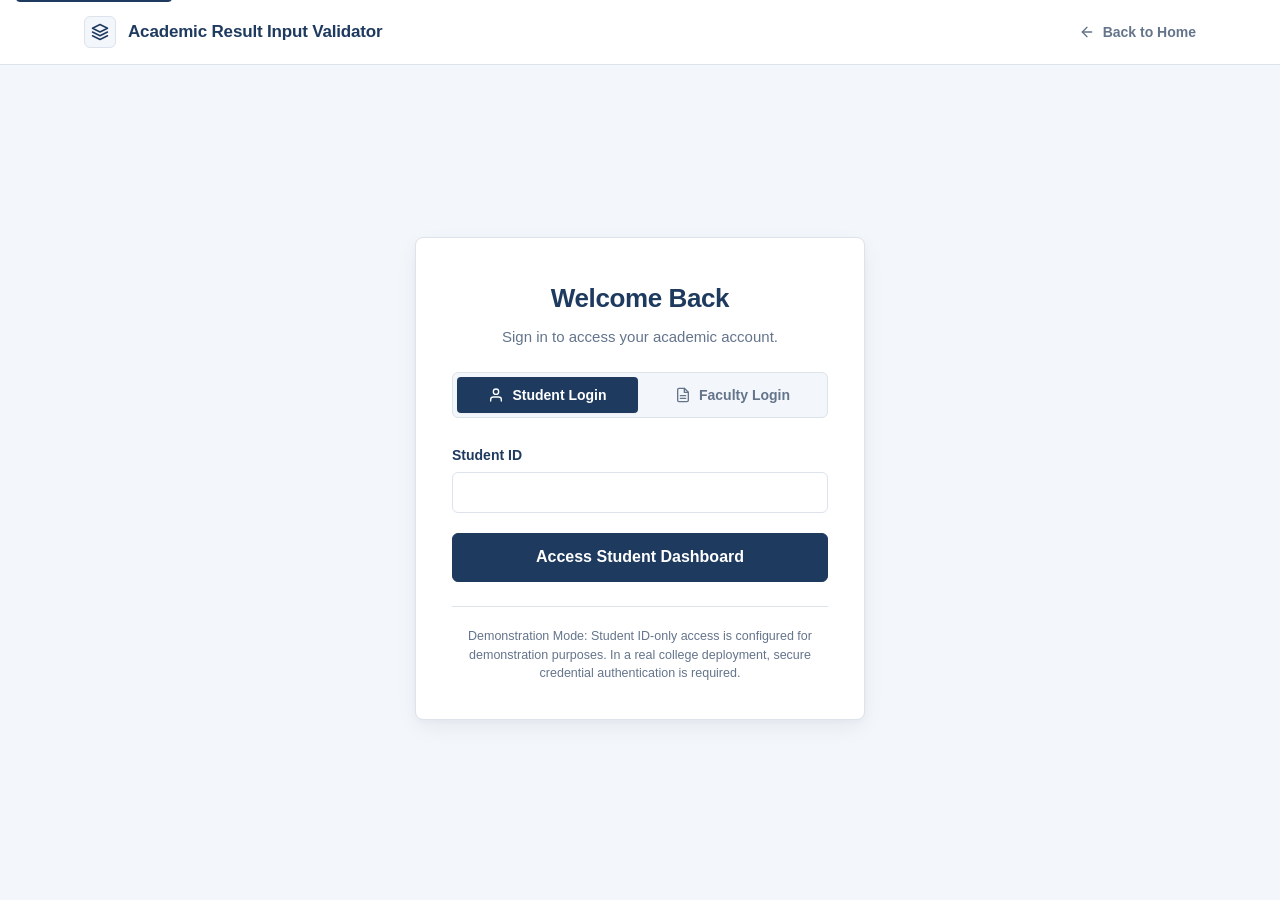
<file: src/main/webapp/login.html>
<!DOCTYPE html>
<html lang="en">
<head>
  <meta charset="UTF-8">
  <meta name="viewport" content="width=device-width, initial-scale=1.0">
  <meta name="description" content="Sign In - Academic Result Input Validator. Secure role-based portal access for students and faculty.">
  <title>Sign In - Academic Result Input Validator</title>
  <link rel="stylesheet" href="css/styles.css">
</head>
<body class="login-body">
  <!-- Accessibility Skip Link -->
  <a href="#login-card" class="skip-link">Skip to login form</a>

  <!-- Minimal Brand Header Bar -->
  <header class="login-top-bar">
    <div class="container login-top-inner">
      <a href="index.html" class="brand-link" aria-label="Academic Result Input Validator Home">
        <span class="brand-icon" aria-hidden="true">
          <svg viewBox="0 0 24 24" fill="none" stroke="currentColor" stroke-width="2" stroke-linecap="round" stroke-linejoin="round">
            <path d="M12 2L2 7l10 5 10-5-10-5z"></path>
            <path d="M2 17l10 5 10-5"></path>
            <path d="M2 12l10 5 10-5"></path>
          </svg>
        </span>
        <span>Academic Result Input Validator</span>
      </a>

      <a href="index.html" class="back-home-link">
        <svg viewBox="0 0 24 24" fill="none" stroke="currentColor" stroke-width="2" stroke-linecap="round" stroke-linejoin="round" aria-hidden="true">
          <line x1="19" y1="12" x2="5" y2="12"></line>
          <polyline points="12 19 5 12 12 5"></polyline>
        </svg>
        <span>Back to Home</span>
      </a>
    </div>
  </header>

  <!-- Centered Login Main Area -->
  <main class="login-main-container">
    <div id="login-card" class="login-card">
      <div class="login-card-header">
        <h1 class="login-card-title">Welcome Back</h1>
        <p class="login-card-subtitle">Sign in to access your academic account.</p>
      </div>

      <!-- Segmented Role Selector -->
      <div class="role-segmented-control" role="tablist" aria-label="Select Account Role">
        <button id="roleTabStudent" class="role-tab active" type="button" role="tab" aria-selected="true" aria-controls="loginForm">
          <svg viewBox="0 0 24 24" fill="none" stroke="currentColor" stroke-width="2" stroke-linecap="round" stroke-linejoin="round" aria-hidden="true">
            <path d="M20 21v-2a4 4 0 0 0-4-4H8a4 4 0 0 0-4 4v2"></path>
            <circle cx="12" cy="7" r="4"></circle>
          </svg>
          <span>Student Login</span>
        </button>

        <button id="roleTabFaculty" class="role-tab" type="button" role="tab" aria-selected="false" aria-controls="loginForm">
          <svg viewBox="0 0 24 24" fill="none" stroke="currentColor" stroke-width="2" stroke-linecap="round" stroke-linejoin="round" aria-hidden="true">
            <path d="M14 2H6a2 2 0 0 0-2 2v16a2 2 0 0 0 2 2h12a2 2 0 0 0 2-2V8z"></path>
            <polyline points="14 2 14 8 20 8"></polyline>
            <line x1="16" y1="13" x2="8" y2="13"></line>
            <line x1="16" y1="17" x2="8" y2="17"></line>
          </svg>
          <span>Faculty Login</span>
        </button>
      </div>

      <!-- Staged Feedback Banner -->
      <div id="authFeedback" class="auth-feedback-box" role="alert" aria-live="polite">
        <svg viewBox="0 0 24 24" fill="none" stroke="currentColor" stroke-width="2" stroke-linecap="round" stroke-linejoin="round" aria-hidden="true">
          <circle cx="12" cy="12" r="10"></circle>
          <line x1="12" y1="16" x2="12" y2="12"></line>
          <line x1="12" y1="8" x2="12.01" y2="8"></line>
        </svg>
        <span id="authFeedbackText"></span>
      </div>

      <!-- Authentication Form -->
      <form id="loginForm" method="POST" action="auth" novalidate autocomplete="off">
        <!-- Hidden Role Attribute -->
        <input type="hidden" id="roleInput" name="role" value="student">

        <!-- Identifier Group -->
        <div class="form-group" id="identifierGroup">
          <label id="identifierLabel" for="identifierInput" class="form-label">Student ID</label>
          <div class="input-wrapper">
            <input 
              type="text" 
              id="identifierInput" 
              name="academicIdentifier" 
              class="form-input" 
              placeholder="" 
              autocomplete="off"
              autocapitalize="off"
              autocorrect="off"
              spellcheck="false"
              data-lpignore="true"
              data-form-type="other"
              value=""
              required
            >
          </div>
          <span id="identifierError" class="field-error-message"></span>
        </div>

        <!-- Registered Email Group (Faculty Authentication Only) -->
        <div class="form-group" id="emailGroup" style="display: none;">
          <label id="emailLabel" for="emailInput" class="form-label">Registered Email Address</label>
          <div class="input-wrapper">
            <input 
              type="email" 
              id="emailInput" 
              name="facultyEmail" 
              class="form-input" 
              placeholder="" 
              autocomplete="off"
              autocapitalize="off"
              autocorrect="off"
              spellcheck="false"
              data-lpignore="true"
              data-form-type="other"
              value=""
            >
          </div>
          <span id="emailError" class="field-error-message"></span>
        </div>

        <!-- Submit Button -->
        <button type="submit" id="submitBtn" class="btn btn-primary btn-full">
          <span id="submitBtnText">Access Student Dashboard</span>
        </button>
      </form>

      <!-- Security Notice -->
      <div class="login-security-notice" id="securityNotice">
        Demonstration Mode: Student ID-only access is configured for demonstration purposes. In a real college deployment, secure credential authentication is required. Faculty accounts are authenticated using registered Faculty ID and institutional email address.
      </div>
    </div>
  </main>

  <script src="js/auth.js"></script>
</body>
</html>
</file>
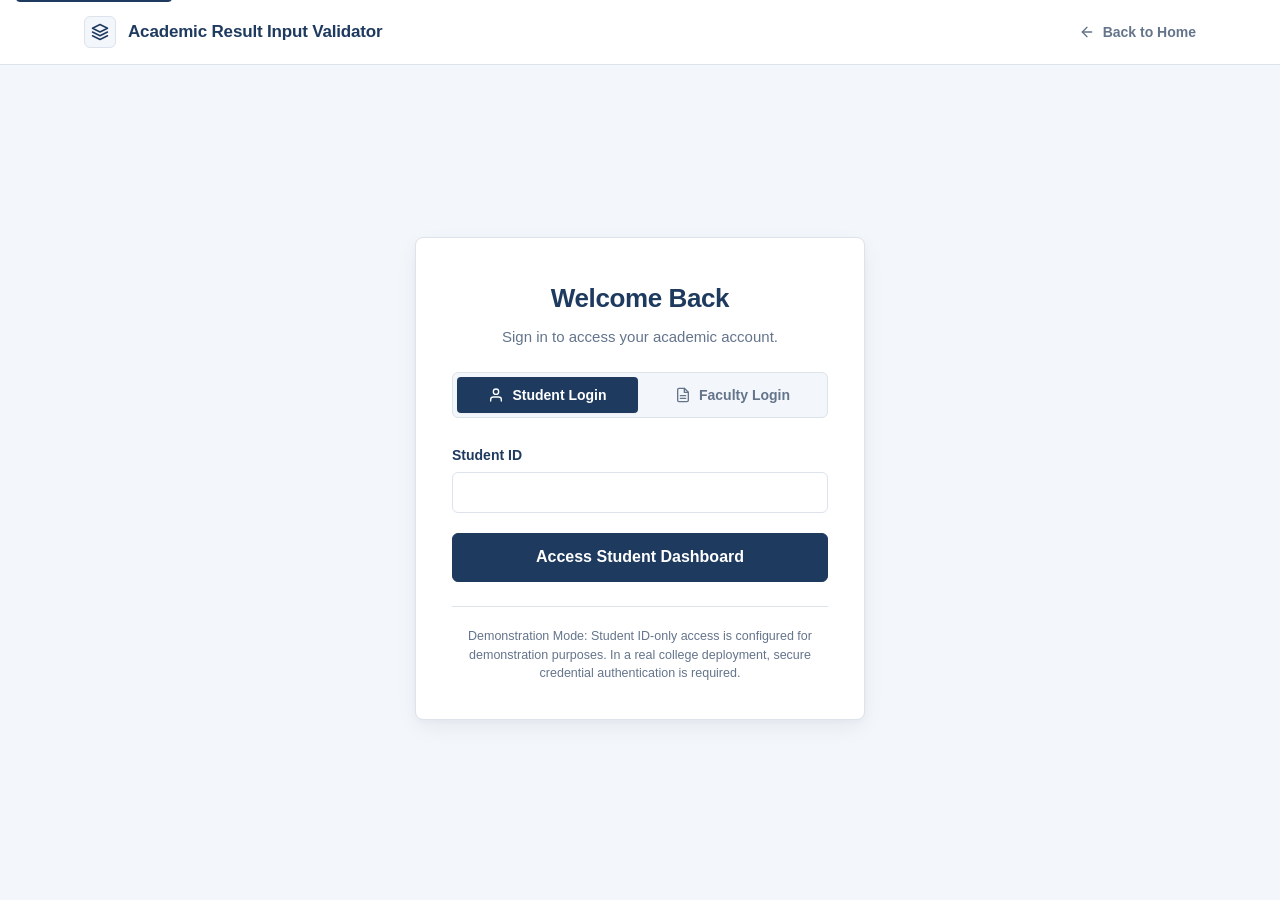
<file: src/main/webapp/student-dashboard.html>
<!DOCTYPE html>
<html lang="en">
<head>
  <meta charset="UTF-8">
  <meta name="viewport" content="width=device-width, initial-scale=1.0">
  <meta name="description" content="Student Academic Result Dashboard - Academic Result Input Validator.">
  <title>Student Result Dashboard - Academic Result Input Validator</title>
  <link rel="stylesheet" href="css/styles.css">
</head>
<body>
  <!-- Accessibility Skip Link -->
  <a href="#dashboard-main" class="skip-link">Skip to main content</a>

  <!-- Top Navigation Bar -->
  <header class="dashboard-top-bar">
    <div class="container dashboard-top-inner">
      <a href="index.html" class="brand-link" aria-label="Academic Result Input Validator Home">
        <span class="brand-icon" aria-hidden="true">
          <svg viewBox="0 0 24 24" fill="none" stroke="currentColor" stroke-width="2" stroke-linecap="round" stroke-linejoin="round">
            <path d="M12 2L2 7l10 5 10-5-10-5z"></path>
            <path d="M2 17l10 5 10-5"></path>
            <path d="M2 12l10 5 10-5"></path>
          </svg>
        </span>
        <span>Academic Result Input Validator</span>
      </a>

      <div class="dashboard-user-info">
        <div id="studentPill" class="user-badge">
          <svg viewBox="0 0 24 24" fill="none" stroke="currentColor" stroke-width="2" stroke-linecap="round" stroke-linejoin="round" aria-hidden="true">
            <path d="M20 21v-2a4 4 0 0 0-4-4H8a4 4 0 0 0-4 4v2"></path>
            <circle cx="12" cy="7" r="4"></circle>
          </svg>
          <span id="studentPillText">Loading Student...</span>
        </div>
        <button id="logoutBtn" class="btn-logout" type="button" aria-label="Sign Out">
          <svg viewBox="0 0 24 24" width="16" height="16" fill="none" stroke="currentColor" stroke-width="2" stroke-linecap="round" stroke-linejoin="round" aria-hidden="true">
            <path d="M9 21H5a2 2 0 0 1-2-2V5a2 2 0 0 1 2-2h4"></path>
            <polyline points="16 17 21 12 16 7"></polyline>
            <line x1="21" y1="12" x2="9" y2="12"></line>
          </svg>
          <span>Sign Out</span>
        </button>
      </div>
    </div>
  </header>

  <!-- Dashboard Main Content -->
  <main id="dashboard-main" class="dashboard-main">
    <div class="container">
      <!-- Demonstration Security Advisory Banner -->
      <div class="demo-security-banner" role="alert">
        <svg viewBox="0 0 24 24" fill="none" stroke="currentColor" stroke-width="2" stroke-linecap="round" stroke-linejoin="round" aria-hidden="true">
          <circle cx="12" cy="12" r="10"></circle>
          <line x1="12" y1="8" x2="12" y2="12"></line>
          <line x1="12" y1="16" x2="12.01" y2="16"></line>
        </svg>
        <div>
          <strong>Demonstration Access Notice:</strong> Access via Student ID alone is configured for demonstration purposes. In a real institutional deployment, multi-factor authentication or university single sign-on (SSO) credentials must be enforced. Student records are securely isolated to your active session.
        </div>
      </div>

      <!-- Student Profile Card -->
      <section class="dashboard-card" aria-labelledby="profileCardTitle">
        <div class="card-title-row">
          <div>
            <h1 id="profileCardTitle" class="card-title">
              <svg viewBox="0 0 24 24" width="22" height="22" fill="none" stroke="currentColor" stroke-width="2" stroke-linecap="round" stroke-linejoin="round" aria-hidden="true">
                <path d="M16 21v-2a4 4 0 0 0-4-4H5a4 4 0 0 0-4 4v2"></path>
                <circle cx="8.5" cy="7" r="4"></circle>
                <polyline points="17 11 19 13 23 9"></polyline>
              </svg>
              Student Academic Profile
            </h1>
            <p class="card-subtitle">Verified institutional record verified against persistent database storage.</p>
          </div>
          <span id="enrollmentStatusBadge" class="badge badge-complete">Enrolled Candidate</span>
        </div>

        <div class="aggregate-grid">
          <div class="aggregate-item">
            <div class="aggregate-label">Student Name</div>
            <div id="studentNameDisplay" class="aggregate-value">---</div>
          </div>
          <div class="aggregate-item">
            <div class="aggregate-label">Student ID (Roll No)</div>
            <div id="studentIdDisplay" class="aggregate-value">---</div>
          </div>
          <div class="aggregate-item">
            <div class="aggregate-label">Curricular Subjects</div>
            <div id="subjectCountDisplay" class="aggregate-value">10 Subjects</div>
          </div>
          <div class="aggregate-item">
            <div class="aggregate-label">Evaluation Progress</div>
            <div id="progressDisplay" class="aggregate-value">Checking...</div>
          </div>
        </div>
      </section>

      <!-- Subject-Wise Evaluation Table Card -->
      <section class="dashboard-card" aria-labelledby="subjectsCardTitle">
        <div class="card-title-row">
          <div>
            <h2 id="subjectsCardTitle" class="card-title">
              <svg viewBox="0 0 24 24" width="22" height="22" fill="none" stroke="currentColor" stroke-width="2" stroke-linecap="round" stroke-linejoin="round" aria-hidden="true">
                <path d="M14 2H6a2 2 0 0 0-2 2v16a2 2 0 0 0 2 2h12a2 2 0 0 0 2-2V8z"></path>
                <polyline points="14 2 14 8 20 8"></polyline>
                <line x1="16" y1="13" x2="8" y2="13"></line>
                <line x1="16" y1="17" x2="8" y2="17"></line>
              </svg>
              Subject-Wise Academic Record
            </h2>
            <p class="card-subtitle">Each subject is evaluated in two components: Internal (max 40) and External (max 60). The maximum total for each subject is 100 marks. Pass mark rule: 35 marks or above out of 100 = PASS; below 35 marks = FAIL. If either component is missing, "Result Pending" is displayed and missing marks are preserved as NULL ("Not Updated").</p>
          </div>
        </div>

        <div class="table-responsive">
          <table class="data-table" aria-label="Subject Marks Table">
            <thead>
              <tr>
                <th scope="col">Subject Code</th>
                <th scope="col">Subject Name</th>
                <th scope="col">Internal (Max 40)</th>
                <th scope="col">External (Max 60)</th>
                <th scope="col">Total (Max 100)</th>
                <th scope="col">Result Status</th>
              </tr>
            </thead>
            <tbody id="subjectsTableBody">
              <tr>
                <td colspan="6" style="text-align: center; color: var(--color-text-secondary); padding: 24px;">
                  Retrieving validated subject marks from server...
                </td>
              </tr>
            </tbody>
          </table>
        </div>
      </section>

      <!-- Aggregate Result Summary Card -->
      <section class="dashboard-card" aria-labelledby="aggregateCardTitle">
        <div class="card-title-row">
          <div>
            <h2 id="aggregateCardTitle" class="card-title">
              <svg viewBox="0 0 24 24" width="22" height="22" fill="none" stroke="currentColor" stroke-width="2" stroke-linecap="round" stroke-linejoin="round" aria-hidden="true">
                <circle cx="12" cy="12" r="10"></circle>
                <polyline points="12 6 12 12 14 14"></polyline>
              </svg>
              Aggregate Result & Performance
            </h2>
            <p class="card-subtitle">Calculated automatically only when evaluations for all required subjects are finalized.</p>
          </div>
        </div>

        <div class="aggregate-grid">
          <div class="aggregate-item">
            <div class="aggregate-label">Total Marks</div>
            <div id="totalMarksDisplay" class="aggregate-value withheld">Result Pending</div>
            <div class="aggregate-note">Sum of (Internal + External) across all 10 subjects. Available when all components entered.</div>
          </div>

          <div class="aggregate-item">
            <div class="aggregate-label">Percentage</div>
            <div id="percentageDisplay" class="aggregate-value withheld">Result Pending</div>
            <div class="aggregate-note">Calculated on standard 100-point scale per subject (Total / 1000 &times; 100).</div>
          </div>

          <div class="aggregate-item">
            <div class="aggregate-label">Academic Standing</div>
            <div id="resultStatusDisplay" class="aggregate-value withheld">Result Pending</div>
            <div id="resultStatusNote" class="aggregate-note">Pass/Fail rules not yet configured. Results will be declared once exact institutional rules are provided.</div>
          </div>
        </div>
      </section>

      <!-- Section: AI Analysis (Student) -->
      <section id="section-improvement-suggestions" class="dashboard-card" aria-labelledby="suggestionsCardTitle" style="margin-top: 28px;">
        <div class="card-title-row">
          <div>
            <h2 id="suggestionsCardTitle" class="card-title">
              <svg viewBox="0 0 24 24" width="22" height="22" fill="none" stroke="currentColor" stroke-width="2" stroke-linecap="round" stroke-linejoin="round" aria-hidden="true">
                <path d="M21 16V8a2 2 0 0 0-1-1.73l-7-4a2 2 0 0 0-2 0l-7 4A2 2 0 0 0 3 8v8a2 2 0 0 0 1 1.73l7 4a2 2 0 0 0 2 0l7-4A2 2 0 0 0 21 16z"></path>
                <polyline points="3.27 6.96 12 12.01 20.73 6.96"></polyline>
                <line x1="12" y1="22.08" x2="12" y2="12"></line>
              </svg>
              AI Analysis
            </h2>
            <p class="card-subtitle">
              Your individual academic performance analysis: subject-wise marks, strong subjects, subjects needing improvement, personalized study recommendations, and practical action steps — based only on your own validated records.
            </p>
          </div>
        </div>

        <div id="improvementSuggestionsContainer" style="margin-top: 14px;">
          <div style="padding: 24px; text-align: center; color: var(--color-text-secondary); font-size: 0.875rem;">
            Analyzing your academic record for personalized recommendations...
          </div>
        </div>
      </section>
    </div>
  </main>

  <!-- Minimal Brand Footer -->
  <footer class="site-footer">
    <div class="container footer-bottom">
      <p>&copy; Academic Result Input Validator. Student ID-isolated session access.</p>
    </div>
  </footer>

  <script src="js/student-dashboard.js"></script>
</body>
</html>
</file>
<file: src/main/webapp/css/styles.css>
/* ==========================================================================
   Academic Result Input Validator - Refined Academic Stylesheet
   Strict adherence to minimal, elegant, professional academic design.
   Color Palette:
   - Main Background: #FFFFFF (White)
   - Primary: #1E3A5F (Deep Navy Blue)
   - Secondary: #456B91 (Muted Blue)
   - Light Section Background: #F3F6FA (Soft Blue-Grey)
   - Main Text: #263238 (Dark Charcoal)
   - Secondary Text: #64748B (Muted Grey)
   - Borders & Dividers: #DCE3EA (Light Grey)
   - Button Text: #FFFFFF
   ========================================================================== */

:root {
  --color-bg-main: #FFFFFF;
  --color-primary: #1E3A5F;
  --color-primary-hover: #162B47;
  --color-secondary: #456B91;
  --color-secondary-hover: #365675;
  --color-bg-light: #F3F6FA;
  --color-text-main: #263238;
  --color-text-secondary: #64748B;
  --color-border: #DCE3EA;
  --color-btn-text: #FFFFFF;
  --color-error: #C0392B;
  --color-error-bg: #FDEDED;
  --color-error-border: #F5C2C7;
  --color-info-bg: #EBF3FA;
  --color-info-border: #D0E0F0;

  --font-family: -apple-system, BlinkMacSystemFont, "Segoe UI", Roboto, "Helvetica Neue", Arial, sans-serif;

  --radius-sm: 4px;
  --radius-md: 6px;
  --radius-lg: 8px;

  --shadow-sm: 0 1px 2px rgba(0, 0, 0, 0.04);
  --shadow-md: 0 4px 6px -1px rgba(0, 0, 0, 0.04), 0 2px 4px -1px rgba(0, 0, 0, 0.02);
  --shadow-hover: 0 6px 14px -2px rgba(30, 58, 95, 0.07);
  --shadow-card: 0 8px 24px -4px rgba(30, 58, 95, 0.08), 0 2px 6px -1px rgba(30, 58, 95, 0.04);

  --max-width: 1160px;
  --transition-fast: 0.18s ease-in-out;
}

/* Base & Reset */
*, *::before, *::after {
  box-sizing: border-box;
  margin: 0;
  padding: 0;
}

html {
  font-family: var(--font-family);
  font-size: 16px;
  line-height: 1.6;
  color: var(--color-text-main);
  background-color: var(--color-bg-main);
  scroll-behavior: smooth;
  -webkit-font-smoothing: antialiased;
}

body {
  min-height: 100vh;
  display: flex;
  flex-direction: column;
}

img, svg {
  vertical-align: middle;
}

a {
  color: var(--color-secondary);
  text-decoration: none;
  transition: color var(--transition-fast);
}

a:hover {
  color: var(--color-primary);
}

button {
  font-family: inherit;
  cursor: pointer;
  border: none;
  background: none;
}

/* Container */
.container {
  width: 100%;
  max-width: var(--max-width);
  margin: 0 auto;
  padding: 0 24px;
}

/* Skip Link */
.skip-link {
  position: absolute;
  top: -40px;
  left: 16px;
  background: var(--color-primary);
  color: var(--color-btn-text);
  padding: 8px 16px;
  border-radius: var(--radius-sm);
  z-index: 1000;
  transition: top 0.2s ease;
}

.skip-link:focus {
  top: 16px;
}

/* ==========================================================================
   Header & Navigation
   ========================================================================== */
.site-header {
  position: sticky;
  top: 0;
  z-index: 100;
  background-color: var(--color-bg-main);
  border-bottom: 1px solid var(--color-border);
}

.nav-container {
  display: flex;
  align-items: center;
  justify-content: space-between;
  height: 70px;
}

.brand-link {
  display: flex;
  align-items: center;
  gap: 12px;
  color: var(--color-primary);
  font-weight: 700;
  font-size: 1.0625rem;
  letter-spacing: -0.01em;
}

.brand-icon {
  width: 32px;
  height: 32px;
  background-color: var(--color-bg-light);
  border: 1px solid var(--color-border);
  border-radius: var(--radius-md);
  display: flex;
  align-items: center;
  justify-content: center;
  color: var(--color-primary);
  flex-shrink: 0;
}

.brand-icon svg {
  width: 18px;
  height: 18px;
}

.main-nav {
  display: flex;
  align-items: center;
  gap: 32px;
}

.nav-links {
  display: flex;
  list-style: none;
  gap: 28px;
}

.nav-link {
  color: var(--color-text-main);
  font-weight: 500;
  font-size: 0.9375rem;
  padding: 6px 2px;
  border-bottom: 2px solid transparent;
  transition: color var(--transition-fast), border-color var(--transition-fast);
}

.nav-link:hover,
.nav-link:focus-visible {
  color: var(--color-primary);
  border-bottom-color: var(--color-secondary);
}

.nav-link.active {
  color: var(--color-primary);
  border-bottom-color: var(--color-primary);
}

.nav-actions {
  display: flex;
  align-items: center;
}

.mobile-nav-toggle {
  display: none;
  padding: 8px;
  color: var(--color-primary);
  border-radius: var(--radius-sm);
  border: 1px solid var(--color-border);
}

.mobile-nav-toggle svg {
  width: 20px;
  height: 20px;
}

/* ==========================================================================
   Buttons
   ========================================================================== */
.btn {
  display: inline-flex;
  align-items: center;
  justify-content: center;
  gap: 8px;
  font-weight: 600;
  font-size: 0.9375rem;
  padding: 10px 22px;
  border-radius: var(--radius-md);
  transition: background-color var(--transition-fast), border-color var(--transition-fast), color var(--transition-fast), box-shadow var(--transition-fast);
  text-decoration: none;
  line-height: 1.4;
  white-space: nowrap;
}

.btn:focus-visible {
  outline: 2px solid var(--color-secondary);
  outline-offset: 2px;
}

.btn-primary {
  background-color: var(--color-primary);
  color: var(--color-btn-text);
  border: 1px solid var(--color-primary);
}

.btn-primary:hover {
  background-color: var(--color-primary-hover);
  border-color: var(--color-primary-hover);
  color: var(--color-btn-text);
}

.btn-secondary {
  background-color: var(--color-bg-main);
  color: var(--color-primary);
  border: 1px solid var(--color-border);
}

.btn-secondary:hover {
  background-color: var(--color-bg-light);
  border-color: var(--color-secondary);
  color: var(--color-primary);
}

.btn-nav {
  padding: 8px 18px;
  font-size: 0.875rem;
}

.btn-full {
  width: 100%;
  padding: 12px 20px;
  font-size: 1rem;
}

.btn:disabled {
  opacity: 0.65;
  cursor: not-allowed;
}

/* ==========================================================================
   Hero Section
   ========================================================================== */
.hero-section {
  background-color: var(--color-bg-main);
  padding: 72px 0 76px;
  border-bottom: 1px solid var(--color-border);
}

.hero-grid {
  display: grid;
  grid-template-columns: 1.2fr 0.8fr;
  gap: 52px;
  align-items: center;
}

.hero-title {
  color: var(--color-primary);
  font-size: 2.5rem;
  font-weight: 700;
  line-height: 1.22;
  letter-spacing: -0.02em;
  margin-bottom: 18px;
}

.hero-description {
  color: var(--color-text-secondary);
  font-size: 1.125rem;
  line-height: 1.6;
  margin-bottom: 32px;
  max-width: 560px;
}

.hero-actions {
  display: flex;
  flex-wrap: wrap;
  gap: 16px;
}

.hero-actions .btn {
  padding: 12px 26px;
  font-size: 0.9375rem;
}

/* Hero Academic Emblem Graphic */
.hero-visual {
  display: flex;
  align-items: center;
  justify-content: center;
}

.hero-emblem-card {
  width: 100%;
  max-width: 340px;
  background-color: var(--color-bg-light);
  border: 1px solid var(--color-border);
  border-radius: var(--radius-lg);
  padding: 36px 28px;
  display: flex;
  flex-direction: column;
  align-items: center;
  text-align: center;
  box-shadow: var(--shadow-sm);
}

.emblem-icon-box {
  width: 72px;
  height: 72px;
  background-color: var(--color-bg-main);
  border: 1px solid var(--color-border);
  border-radius: 50%;
  display: flex;
  align-items: center;
  justify-content: center;
  color: var(--color-primary);
  margin-bottom: 20px;
}

.emblem-icon-box svg {
  width: 36px;
  height: 36px;
}

.emblem-title {
  font-size: 1.0625rem;
  font-weight: 700;
  color: var(--color-primary);
  margin-bottom: 6px;
}

.emblem-subtitle {
  font-size: 0.8125rem;
  color: var(--color-text-secondary);
  line-height: 1.5;
}

.emblem-divider {
  width: 40px;
  height: 2px;
  background-color: var(--color-secondary);
  margin: 16px auto 14px;
  border-radius: 1px;
}

.emblem-tag {
  display: inline-block;
  font-size: 0.75rem;
  font-weight: 600;
  color: var(--color-secondary);
  background-color: var(--color-bg-main);
  border: 1px solid var(--color-border);
  padding: 4px 12px;
  border-radius: var(--radius-sm);
}

/* ==========================================================================
   Features Section (Clean 4-Card Grid)
   ========================================================================== */
.features-section {
  background-color: var(--color-bg-light);
  padding: 76px 0 80px;
  border-bottom: 1px solid var(--color-border);
}

.section-header {
  text-align: center;
  max-width: 600px;
  margin: 0 auto 48px;
}

.section-title {
  color: var(--color-primary);
  font-size: 1.875rem;
  font-weight: 700;
  letter-spacing: -0.015em;
  margin-bottom: 10px;
}

.section-lead {
  color: var(--color-text-secondary);
  font-size: 1rem;
  line-height: 1.55;
}

.features-grid {
  display: grid;
  grid-template-columns: repeat(4, 1fr);
  gap: 22px;
}

.feature-card {
  background-color: var(--color-bg-main);
  border: 1px solid var(--color-border);
  border-radius: var(--radius-md);
  padding: 26px 22px;
  display: flex;
  flex-direction: column;
  transition: transform var(--transition-fast), border-color var(--transition-fast), box-shadow var(--transition-fast);
}

.feature-card:hover {
  transform: translateY(-2px);
  border-color: var(--color-secondary);
  box-shadow: var(--shadow-hover);
}

.feature-icon-wrapper {
  width: 40px;
  height: 40px;
  background-color: var(--color-bg-light);
  border: 1px solid var(--color-border);
  border-radius: var(--radius-md);
  display: flex;
  align-items: center;
  justify-content: center;
  color: var(--color-secondary);
  margin-bottom: 18px;
  flex-shrink: 0;
}

.feature-icon-wrapper svg {
  width: 20px;
  height: 20px;
}

.feature-title {
  color: var(--color-primary);
  font-size: 1.0625rem;
  font-weight: 700;
  margin-bottom: 8px;
  line-height: 1.35;
}

.feature-description {
  color: var(--color-text-secondary);
  font-size: 0.875rem;
  line-height: 1.55;
}

/* ==========================================================================
   About Section (Concise & Minimal)
   ========================================================================== */
.about-section {
  background-color: var(--color-bg-main);
  padding: 72px 0 76px;
  border-bottom: 1px solid var(--color-border);
}

.about-box {
  max-width: 720px;
  margin: 0 auto;
  text-align: center;
  background-color: var(--color-bg-light);
  border: 1px solid var(--color-border);
  border-radius: var(--radius-md);
  padding: 40px 44px;
}

.about-title {
  color: var(--color-primary);
  font-size: 1.5rem;
  font-weight: 700;
  margin-bottom: 14px;
}

.about-description {
  color: var(--color-text-main);
  font-size: 1rem;
  line-height: 1.65;
}

/* ==========================================================================
   Login Page Layout & Components
   ========================================================================== */
.login-body {
  background-color: var(--color-bg-light);
  min-height: 100vh;
  display: flex;
  flex-direction: column;
}

.login-top-bar {
  background-color: var(--color-bg-main);
  border-bottom: 1px solid var(--color-border);
  padding: 16px 0;
}

.login-top-inner {
  display: flex;
  align-items: center;
  justify-content: space-between;
}

.back-home-link {
  display: inline-flex;
  align-items: center;
  gap: 8px;
  color: var(--color-text-secondary);
  font-size: 0.875rem;
  font-weight: 600;
  transition: color var(--transition-fast);
}

.back-home-link:hover {
  color: var(--color-primary);
}

.back-home-link svg {
  width: 16px;
  height: 16px;
  transition: transform var(--transition-fast);
}

.back-home-link:hover svg {
  transform: translateX(-3px);
}

.login-main-container {
  flex: 1;
  display: flex;
  align-items: center;
  justify-content: center;
  padding: 40px 20px 48px;
}

.login-card {
  background-color: var(--color-bg-main);
  border: 1px solid var(--color-border);
  border-radius: var(--radius-lg);
  box-shadow: var(--shadow-card);
  max-width: 450px;
  width: 100%;
  padding: 40px 36px 36px;
}

.login-card-header {
  text-align: center;
  margin-bottom: 24px;
}

.login-card-title {
  color: var(--color-primary);
  font-size: 1.625rem;
  font-weight: 700;
  letter-spacing: -0.015em;
  margin-bottom: 6px;
}

.login-card-subtitle {
  color: var(--color-text-secondary);
  font-size: 0.9375rem;
  line-height: 1.5;
}

/* Segmented Role Selector */
.role-segmented-control {
  display: flex;
  background-color: var(--color-bg-light);
  border: 1px solid var(--color-border);
  border-radius: var(--radius-md);
  padding: 4px;
  gap: 4px;
  margin-bottom: 26px;
}

.role-tab {
  flex: 1;
  padding: 10px 14px;
  font-size: 0.875rem;
  font-weight: 600;
  color: var(--color-text-secondary);
  border-radius: var(--radius-sm);
  text-align: center;
  transition: background-color var(--transition-fast), color var(--transition-fast), box-shadow var(--transition-fast);
  display: inline-flex;
  align-items: center;
  justify-content: center;
  gap: 8px;
}

.role-tab:hover {
  color: var(--color-primary);
}

.role-tab.active {
  background-color: var(--color-primary);
  color: #FFFFFF;
  box-shadow: var(--shadow-sm);
}

.role-tab svg {
  width: 16px;
  height: 16px;
}

/* Form Groups & Inputs */
.form-group {
  margin-bottom: 20px;
}

.form-label {
  display: block;
  font-size: 0.875rem;
  font-weight: 600;
  color: var(--color-primary);
  margin-bottom: 6px;
}

.input-wrapper {
  position: relative;
  display: flex;
  align-items: center;
}

.form-input {
  width: 100%;
  padding: 11px 14px;
  font-size: 0.9375rem;
  font-family: inherit;
  color: var(--color-text-main);
  background-color: var(--color-bg-main);
  border: 1px solid var(--color-border);
  border-radius: var(--radius-md);
  transition: border-color var(--transition-fast), box-shadow var(--transition-fast);
}

.form-input:focus {
  outline: none;
  border-color: var(--color-secondary);
  box-shadow: 0 0 0 3px rgba(69, 107, 145, 0.12);
}

.form-input.has-error {
  border-color: var(--color-error);
  box-shadow: 0 0 0 3px rgba(192, 57, 43, 0.12);
}

.password-input {
  padding-right: 44px;
}

.password-toggle-btn {
  position: absolute;
  right: 6px;
  top: 50%;
  transform: translateY(-50%);
  color: var(--color-text-secondary);
  padding: 8px;
  border-radius: var(--radius-sm);
  display: flex;
  align-items: center;
  justify-content: center;
  transition: color var(--transition-fast);
}

.password-toggle-btn:hover {
  color: var(--color-primary);
}

.password-toggle-btn svg {
  width: 18px;
  height: 18px;
}

.field-error-message {
  display: none;
  font-size: 0.8125rem;
  color: var(--color-error);
  margin-top: 5px;
}

.field-error-message.visible {
  display: block;
}

/* Auth Feedback Notice */
.auth-feedback-box {
  display: none;
  padding: 12px 14px;
  border-radius: var(--radius-md);
  font-size: 0.875rem;
  line-height: 1.5;
  margin-bottom: 22px;
}

.auth-feedback-box.error {
  display: flex;
  align-items: flex-start;
  gap: 10px;
  background-color: var(--color-error-bg);
  border: 1px solid var(--color-error-border);
  color: #5F2120;
}

.auth-feedback-box.info {
  display: flex;
  align-items: flex-start;
  gap: 10px;
  background-color: var(--color-info-bg);
  border: 1px solid var(--color-info-border);
  color: var(--color-primary);
}

.auth-feedback-box svg {
  width: 18px;
  height: 18px;
  flex-shrink: 0;
  margin-top: 2px;
}

/* Login Card Footer */
.login-security-notice {
  margin-top: 24px;
  padding-top: 20px;
  border-top: 1px solid var(--color-border);
  text-align: center;
  font-size: 0.78125rem;
  color: var(--color-text-secondary);
  line-height: 1.5;
}

/* ==========================================================================
   Footer (Minimal & Disciplined)
   ========================================================================== */
.site-footer {
  background-color: var(--color-bg-main);
  border-top: 1px solid var(--color-border);
  padding: 44px 0 28px;
  margin-top: auto;
}

.footer-content {
  display: flex;
  align-items: flex-start;
  justify-content: space-between;
  gap: 40px;
  padding-bottom: 28px;
  border-bottom: 1px solid var(--color-border);
}

.footer-brand-col {
  max-width: 480px;
}

.footer-brand {
  display: flex;
  align-items: center;
  gap: 10px;
  font-weight: 700;
  font-size: 1.0625rem;
  color: var(--color-primary);
  margin-bottom: 10px;
}

.footer-desc {
  color: var(--color-text-secondary);
  font-size: 0.875rem;
  line-height: 1.55;
}

.footer-nav-col {
  display: flex;
  flex-direction: column;
}

.footer-nav-title {
  color: var(--color-primary);
  font-size: 0.8125rem;
  font-weight: 700;
  text-transform: uppercase;
  letter-spacing: 0.05em;
  margin-bottom: 12px;
}

.footer-links {
  list-style: none;
  display: flex;
  gap: 24px;
}

.footer-link {
  color: var(--color-text-secondary);
  font-size: 0.875rem;
  font-weight: 500;
}

.footer-link:hover {
  color: var(--color-primary);
}

.footer-bottom {
  padding-top: 20px;
  text-align: center;
  font-size: 0.8125rem;
  color: var(--color-text-secondary);
}

/* ==========================================================================
   Responsive Breakpoints
   ========================================================================== */
@media (max-width: 1024px) {
  .features-grid {
    grid-template-columns: repeat(2, 1fr);
  }
}

@media (max-width: 768px) {
  .nav-container {
    height: 64px;
  }

  .mobile-nav-toggle {
    display: inline-flex;
  }

  .main-nav {
    position: absolute;
    top: 64px;
    left: 0;
    right: 0;
    background-color: var(--color-bg-main);
    border-bottom: 1px solid var(--color-border);
    flex-direction: column;
    align-items: flex-start;
    padding: 18px 24px;
    gap: 16px;
    display: none;
  }

  .main-nav.active {
    display: flex;
  }

  .nav-links {
    flex-direction: column;
    width: 100%;
    gap: 12px;
  }

  .nav-actions {
    width: 100%;
  }

  .nav-actions .btn {
    width: 100%;
  }

  .hero-section {
    padding: 44px 0 48px;
  }

  .hero-grid {
    grid-template-columns: 1fr;
    gap: 36px;
  }

  .hero-title {
    font-size: 2rem;
  }

  .hero-actions {
    flex-direction: column;
  }

  .hero-actions .btn {
    width: 100%;
  }

  .features-section,
  .about-section {
    padding: 56px 0;
  }

  .features-grid {
    grid-template-columns: 1fr;
  }

  .about-box {
    padding: 28px 20px;
  }

  .login-card {
    padding: 30px 22px 28px;
  }

  .login-card-title {
    font-size: 1.45rem;
  }

  .footer-content {
    flex-direction: column;
    gap: 24px;
  }

  .footer-links {
    flex-direction: column;
    gap: 10px;
  }
}

/* ==========================================================================
   Dashboard Components & Tables (Student & Faculty Portals)
   ========================================================================== */
.dashboard-top-bar {
  background-color: var(--color-bg-main);
  border-bottom: 1px solid var(--color-border);
  position: sticky;
  top: 0;
  z-index: 90;
}

.dashboard-top-inner {
  display: flex;
  align-items: center;
  justify-content: space-between;
  height: 64px;
}

.dashboard-user-info {
  display: flex;
  align-items: center;
  gap: 12px;
}

.user-badge {
  display: inline-flex;
  align-items: center;
  gap: 8px;
  padding: 6px 12px;
  background-color: var(--color-bg-light);
  border: 1px solid var(--color-border);
  border-radius: var(--radius-sm);
  font-size: 0.84375rem;
  font-weight: 600;
  color: var(--color-primary);
}

.user-badge svg {
  width: 16px;
  height: 16px;
}

.btn-logout {
  display: inline-flex;
  align-items: center;
  gap: 6px;
  padding: 7px 14px;
  font-size: 0.8125rem;
  font-weight: 600;
  color: var(--color-error);
  background-color: var(--color-error-bg);
  border: 1px solid var(--color-error-border);
  border-radius: var(--radius-sm);
  transition: all var(--transition-fast);
}

.btn-logout:hover {
  background-color: #F8D7DA;
  color: #721C24;
}

.dashboard-main {
  flex: 1;
  padding: 32px 0 60px;
  background-color: #FAFCFE;
}

/* Demo Notice Banner */
.demo-security-banner {
  display: flex;
  align-items: flex-start;
  gap: 12px;
  padding: 12px 18px;
  margin-bottom: 24px;
  background-color: #FFF9E6;
  border: 1px solid #FFE08A;
  border-radius: var(--radius-md);
  color: #7A5300;
  font-size: 0.84375rem;
  line-height: 1.5;
}

.demo-security-banner svg {
  width: 18px;
  height: 18px;
  flex-shrink: 0;
  margin-top: 2px;
}

/* Dashboard Card */
.dashboard-card {
  background-color: var(--color-bg-main);
  border: 1px solid var(--color-border);
  border-radius: var(--radius-lg);
  box-shadow: var(--shadow-sm);
  padding: 24px 28px;
  margin-bottom: 28px;
}

.card-title-row {
  display: flex;
  align-items: center;
  justify-content: space-between;
  margin-bottom: 20px;
  padding-bottom: 14px;
  border-bottom: 1px solid var(--color-border);
}

.card-title {
  font-size: 1.15rem;
  font-weight: 700;
  color: var(--color-primary);
  display: flex;
  align-items: center;
  gap: 10px;
}

.card-subtitle {
  font-size: 0.84375rem;
  color: var(--color-text-secondary);
  margin-top: 2px;
}

/* Data Table */
.table-responsive {
  width: 100%;
  overflow-x: auto;
  border: 1px solid var(--color-border);
  border-radius: var(--radius-md);
}

.data-table {
  width: 100%;
  border-collapse: collapse;
  text-align: left;
  font-size: 0.875rem;
}

.data-table th {
  background-color: var(--color-bg-light);
  color: var(--color-primary);
  font-weight: 700;
  padding: 12px 16px;
  border-bottom: 1px solid var(--color-border);
  white-space: nowrap;
}

.data-table td {
  padding: 12px 16px;
  border-bottom: 1px solid var(--color-border);
  color: var(--color-text-main);
  vertical-align: middle;
}

.data-table tbody tr:last-child td {
  border-bottom: none;
}

.data-table tbody tr:hover {
  background-color: #F8FAFD;
}

/* Badges */
.badge {
  display: inline-flex;
  align-items: center;
  gap: 5px;
  padding: 4px 10px;
  font-size: 0.78125rem;
  font-weight: 600;
  border-radius: var(--radius-sm);
  white-space: nowrap;
}

.badge-not-updated {
  background-color: #FFF3CD;
  color: #856404;
  border: 1px solid #FFEBAA;
}

.badge-pass {
  background-color: #D4EDDA;
  color: #155724;
  border: 1px solid #C3E6CB;
}

.badge-fail {
  background-color: #F8D7DA;
  color: #721C24;
  border: 1px solid #F5C6CB;
}

.badge-withheld {
  background-color: #E2E3E5;
  color: #383D41;
  border: 1px solid #D6D8DB;
}

.badge-complete {
  background-color: #D1ECF1;
  color: #0C5460;
  border: 1px solid #BEE5EB;
}

/* Aggregate Grid */
.aggregate-grid {
  display: grid;
  grid-template-columns: repeat(auto-fit, minmax(200px, 1fr));
  gap: 16px;
  margin-top: 18px;
}

.aggregate-item {
  background-color: var(--color-bg-light);
  border: 1px solid var(--color-border);
  border-radius: var(--radius-md);
  padding: 16px 20px;
}

.aggregate-label {
  font-size: 0.78125rem;
  font-weight: 600;
  color: var(--color-text-secondary);
  text-transform: uppercase;
  letter-spacing: 0.05em;
  margin-bottom: 6px;
}

.aggregate-value {
  font-size: 1.35rem;
  font-weight: 700;
  color: var(--color-primary);
}

.aggregate-value.withheld {
  font-size: 1.05rem;
  color: var(--color-text-secondary);
  font-weight: 600;
}

.aggregate-note {
  font-size: 0.78125rem;
  color: var(--color-text-secondary);
  margin-top: 6px;
  line-height: 1.4;
}

/* Faculty Controls */
.filter-row {
  display: flex;
  align-items: center;
  gap: 14px;
  margin-bottom: 20px;
  flex-wrap: wrap;
}

.search-input {
  max-width: 320px;
}

.mark-input-box {
  width: 90px;
  padding: 6px 10px;
  font-size: 0.875rem;
  border: 1px solid var(--color-border);
  border-radius: var(--radius-sm);
  text-align: center;
}

.mark-input-box:focus {
  outline: none;
  border-color: var(--color-secondary);
}

.mark-action-btn {
  padding: 6px 12px;
  font-size: 0.78125rem;
  font-weight: 600;
  border-radius: var(--radius-sm);
  cursor: pointer;
  background-color: var(--color-primary);
  color: #FFFFFF;
  transition: background-color var(--transition-fast);
}

.mark-action-btn:hover {
  background-color: var(--color-primary-hover);
}

.mark-clear-btn {
  padding: 6px 10px;
  font-size: 0.78125rem;
  font-weight: 600;
  border-radius: var(--radius-sm);
  cursor: pointer;
  background-color: #E2E8F0;
  color: #475569;
  border: 1px solid var(--color-border);
  margin-left: 6px;
  transition: all var(--transition-fast);
}

.mark-clear-btn:hover {
  background-color: #CBD5E1;
  color: #1E293B;
}

/* Excel Import Card Area */
.import-action-bar {
  display: flex;
  align-items: center;
  gap: 14px;
  flex-wrap: wrap;
  padding: 16px;
  background-color: var(--color-bg-light);
  border: 1px solid var(--color-border);
  border-radius: var(--radius-md);
  margin-bottom: 18px;
}

.import-feedback {
  margin-top: 14px;
  padding: 14px 18px;
  border-radius: var(--radius-md);
  font-size: 0.875rem;
  display: none;
}

.import-feedback.success {
  display: block;
  background-color: #D4EDDA;
  border: 1px solid #C3E6CB;
  color: #155724;
}

.import-feedback.error {
  display: block;
  background-color: var(--color-error-bg);
  border: 1px solid var(--color-error-border);
  color: #5F2120;
}

/* ==========================================================================
   Step 7: Faculty Dashboard Design & Metrics Grid
   Adheres to required palette:
   - White: #FFFFFF
   - Navy: #1E3A5F
   - Muted blue: #456B91
   - Light blue-grey: #F3F6FA
   - Dark text: #263238
   - Secondary text: #64748B
   - Light borders: #DCE3EA
   ========================================================================== */

/* Faculty Welcome & Profile Card */
.faculty-welcome-card {
  background-color: #FFFFFF;
  border: 1px solid #DCE3EA;
  border-left: 4px solid #1E3A5F;
  border-radius: var(--radius-lg);
  padding: 24px 28px;
  margin-bottom: 24px;
  box-shadow: var(--shadow-sm);
}

.faculty-welcome-header {
  display: flex;
  align-items: flex-start;
  justify-content: space-between;
  gap: 20px;
  flex-wrap: wrap;
  padding-bottom: 18px;
  border-bottom: 1px solid #DCE3EA;
  margin-bottom: 16px;
}

.faculty-greeting-title {
  font-size: 1.35rem;
  font-weight: 700;
  color: #1E3A5F;
  display: flex;
  align-items: center;
  gap: 10px;
}

.faculty-greeting-subtitle {
  font-size: 0.875rem;
  color: #64748B;
  margin-top: 4px;
  max-width: 720px;
  line-height: 1.5;
}

/* Profile Metadata Chips */
.profile-meta-grid {
  display: flex;
  align-items: center;
  gap: 12px;
  flex-wrap: wrap;
  margin-bottom: 16px;
}

.profile-meta-chip {
  display: inline-flex;
  align-items: center;
  gap: 8px;
  padding: 6px 14px;
  background-color: #F3F6FA;
  border: 1px solid #DCE3EA;
  border-radius: var(--radius-sm);
  font-size: 0.8125rem;
  color: #263238;
}

.profile-meta-chip strong {
  color: #1E3A5F;
}

.profile-meta-chip svg {
  color: #456B91;
  width: 15px;
  height: 15px;
  flex-shrink: 0;
}

/* Quick Action Bar */
.quick-actions-bar {
  display: flex;
  align-items: center;
  gap: 10px;
  flex-wrap: wrap;
  padding-top: 14px;
  border-top: 1px solid #F3F6FA;
}

.quick-action-label {
  font-size: 0.78125rem;
  font-weight: 700;
  text-transform: uppercase;
  letter-spacing: 0.05em;
  color: #64748B;
  margin-right: 4px;
}

.quick-action-btn {
  display: inline-flex;
  align-items: center;
  gap: 7px;
  padding: 8px 16px;
  background-color: #FFFFFF;
  border: 1px solid #DCE3EA;
  border-radius: var(--radius-md);
  font-size: 0.8125rem;
  font-weight: 600;
  color: #1E3A5F;
  text-decoration: none;
  cursor: pointer;
  transition: all var(--transition-fast);
}

.quick-action-btn:hover {
  background-color: #F3F6FA;
  border-color: #456B91;
  color: #1E3A5F;
  box-shadow: var(--shadow-sm);
  transform: translateY(-1px);
}

.quick-action-btn svg {
  width: 15px;
  height: 15px;
  color: #456B91;
}

/* KPI Summary Cards Grid */
.kpi-grid {
  display: grid;
  grid-template-columns: repeat(4, 1fr);
  gap: 18px;
  margin-bottom: 28px;
}

@media (max-width: 1024px) {
  .kpi-grid {
    grid-template-columns: repeat(2, 1fr);
  }
}

@media (max-width: 580px) {
  .kpi-grid {
    grid-template-columns: 1fr;
  }
}

.kpi-card {
  background-color: #FFFFFF;
  border: 1px solid #DCE3EA;
  border-radius: var(--radius-lg);
  padding: 20px 22px;
  box-shadow: var(--shadow-sm);
  display: flex;
  flex-direction: column;
  justify-content: space-between;
  transition: all var(--transition-fast);
  position: relative;
  overflow: hidden;
}

.kpi-card:hover {
  border-color: #456B91;
  box-shadow: var(--shadow-hover);
  transform: translateY(-2px);
}

.kpi-top-row {
  display: flex;
  align-items: center;
  justify-content: space-between;
  margin-bottom: 12px;
}

.kpi-label {
  font-size: 0.75rem;
  font-weight: 700;
  text-transform: uppercase;
  letter-spacing: 0.05em;
  color: #64748B;
}

.kpi-icon-wrap {
  width: 38px;
  height: 38px;
  border-radius: var(--radius-md);
  display: flex;
  align-items: center;
  justify-content: center;
  flex-shrink: 0;
}

.kpi-icon-wrap.navy {
  background-color: #F3F6FA;
  color: #1E3A5F;
  border: 1px solid #DCE3EA;
}

.kpi-icon-wrap.blue {
  background-color: #EBF3FA;
  color: #456B91;
  border: 1px solid #D0E0F0;
}

.kpi-icon-wrap.warning {
  background-color: #FFF9E6;
  color: #856404;
  border: 1px solid #FFEBAA;
}

.kpi-icon-wrap.success {
  background-color: #E8F5E9;
  color: #2E7D32;
  border: 1px solid #C8E6C9;
}

.kpi-value {
  font-size: 1.95rem;
  font-weight: 700;
  color: #1E3A5F;
  line-height: 1.1;
  margin-bottom: 6px;
}

.kpi-subtext {
  font-size: 0.8125rem;
  color: #64748B;
  line-height: 1.4;
}

/* Progress bar inside table */
.progress-track {
  width: 100%;
  max-width: 140px;
  height: 6px;
  background-color: #F3F6FA;
  border: 1px solid #DCE3EA;
  border-radius: 3px;
  overflow: hidden;
  margin-top: 4px;
}

.progress-fill {
  height: 100%;
  background-color: #456B91;
  border-radius: 3px;
  transition: width 0.3s ease;
}

/* Filter tab group */
.filter-tab-group {
  display: inline-flex;
  background-color: #F3F6FA;
  border: 1px solid #DCE3EA;
  border-radius: var(--radius-md);
  padding: 3px;
  gap: 2px;
}

.filter-tab-btn {
  padding: 6px 14px;
  font-size: 0.8125rem;
  font-weight: 600;
  color: #64748B;
  background: none;
  border: none;
  border-radius: var(--radius-sm);
  cursor: pointer;
  transition: all var(--transition-fast);
}

.filter-tab-btn:hover {
  color: #1E3A5F;
}

.filter-tab-btn.active {
  background-color: #FFFFFF;
  color: #1E3A5F;
  box-shadow: var(--shadow-sm);
}

/* Empty State Box */
.empty-state-box {
  text-align: center;
  padding: 36px 20px;
  background-color: #F3F6FA;
  border: 1px dashed #DCE3EA;
  border-radius: var(--radius-md);
  color: #64748B;
}

.empty-state-box svg {
  width: 36px;
  height: 36px;
  color: #456B91;
  margin-bottom: 10px;
}

.empty-state-title {
  font-size: 0.9375rem;
  font-weight: 600;
  color: #1E3A5F;
  margin-bottom: 4px;
}

.empty-state-text {
  font-size: 0.84375rem;
  color: #64748B;
  max-width: 460px;
  margin: 0 auto;
}

/* ==========================================================================
   My Assigned Subjects Grid & Cards
   ========================================================================== */
.assigned-subjects-grid {
  display: grid;
  grid-template-columns: repeat(auto-fill, minmax(320px, 1fr));
  gap: 20px;
  margin-top: 16px;
}

.assigned-subject-card {
  background: #FFFFFF;
  border: 1px solid #DCE3EA;
  border-radius: var(--radius-lg);
  padding: 22px;
  box-shadow: 0 2px 6px rgba(15, 23, 42, 0.05);
  display: flex;
  flex-direction: column;
  justify-content: space-between;
  transition: all 0.25s cubic-bezier(0.16, 1, 0.3, 1);
  position: relative;
  overflow: hidden;
}

.assigned-subject-card::before {
  content: "";
  position: absolute;
  top: 0;
  left: 0;
  right: 0;
  height: 4px;
  background: linear-gradient(90deg, #1E3A5F 0%, #3B82F6 100%);
  opacity: 0.9;
}

.assigned-subject-card:hover {
  transform: translateY(-3px);
  border-color: #3B82F6;
  box-shadow: 0 10px 24px -4px rgba(30, 58, 95, 0.12), 0 4px 8px -2px rgba(30, 58, 95, 0.06);
}

.assigned-subject-header {
  display: flex;
  align-items: center;
  justify-content: space-between;
  margin-bottom: 12px;
}

.assigned-subject-code-badge {
  display: inline-flex;
  align-items: center;
  gap: 6px;
  font-size: 0.8125rem;
  font-weight: 700;
  color: #1E3A5F;
  background: #EBF3FA;
  padding: 4px 10px;
  border-radius: var(--radius-sm);
  border: 1px solid #D0E0F0;
  letter-spacing: 0.02em;
}

.assigned-subject-weight-badge {
  font-size: 0.75rem;
  font-weight: 600;
  color: #64748B;
  background: #F8FAFC;
  padding: 3px 8px;
  border-radius: 4px;
  border: 1px solid #E2E8F0;
}

.assigned-subject-title {
  font-size: 1.125rem;
  font-weight: 700;
  color: #0F172A;
  margin-bottom: 12px;
  line-height: 1.35;
}

.assigned-subject-meta {
  display: flex;
  gap: 16px;
  margin-bottom: 18px;
  font-size: 0.8125rem;
  color: #64748B;
  background: #F8FAFC;
  padding: 10px 12px;
  border-radius: var(--radius-md);
  border: 1px solid #EDF2F7;
}

.assigned-subject-meta span strong {
  color: #1E3A5F;
}

.assigned-subject-footer {
  display: flex;
  align-items: center;
  justify-content: flex-end;
  padding-top: 14px;
  border-top: 1px solid #F1F5F9;
}

.btn-open-subject {
  display: inline-flex;
  align-items: center;
  gap: 8px;
  padding: 8px 16px;
  background: #1E3A5F;
  color: #FFFFFF;
  font-size: 0.875rem;
  font-weight: 600;
  border-radius: var(--radius-md);
  text-decoration: none;
  transition: all 0.2s ease;
  border: 1px solid #1E3A5F;
  cursor: pointer;
}

.btn-open-subject:hover {
  background: #2D5282;
  border-color: #2D5282;
  color: #FFFFFF;
  box-shadow: 0 4px 12px rgba(30, 58, 95, 0.25);
  transform: translateX(2px);
}

.btn-open-subject svg {
  transition: transform 0.2s ease;
}

.btn-open-subject:hover svg {
  transform: translateX(3px);
}

/* ==========================================================================
   Excel Marks Import Styling
   ========================================================================== */
.marks-import-controls-bar {
  display: flex;
  align-items: center;
  gap: 16px;
  flex-wrap: wrap;
  padding: 18px 20px;
  background-color: var(--color-bg-light);
  border: 1px solid var(--color-border);
  border-radius: var(--radius-md);
  margin-bottom: 20px;
}

.import-ctrl-group {
  display: flex;
  flex-direction: column;
  gap: 6px;
}

.import-ctrl-label {
  font-size: 0.78125rem;
  font-weight: 700;
  text-transform: uppercase;
  letter-spacing: 0.05em;
  color: var(--color-primary);
}

.preview-summary-bar {
  display: flex;
  align-items: center;
  justify-content: space-between;
  flex-wrap: wrap;
  gap: 14px;
  padding: 14px 18px;
  background-color: #F8FAFC;
  border: 1px solid #E2E8F0;
  border-radius: var(--radius-md);
  margin-bottom: 16px;
}

.preview-stat-chips {
  display: flex;
  align-items: center;
  gap: 12px;
  flex-wrap: wrap;
}

.stat-chip {
  display: inline-flex;
  align-items: center;
  gap: 6px;
  padding: 4px 12px;
  border-radius: var(--radius-sm);
  font-size: 0.8125rem;
  font-weight: 600;
}

.stat-chip.total {
  background-color: #EBF3FA;
  color: #1E3A5F;
  border: 1px solid #D0E0F0;
}

.stat-chip.valid {
  background-color: #D4EDDA;
  color: #155724;
  border: 1px solid #C3E6CB;
}

.stat-chip.invalid {
  background-color: #F8D7DA;
  color: #721C24;
  border: 1px solid #F5C6CB;
}

.preview-table-container {
  max-height: 420px;
  overflow-y: auto;
  border: 1px solid var(--color-border);
  border-radius: var(--radius-md);
  margin-bottom: 18px;
}

.preview-row-valid {
  background-color: #FFFFFF;
}

.preview-row-invalid {
  background-color: #FFF5F5;
}

.badge-valid-status {
  display: inline-flex;
  align-items: center;
  gap: 5px;
  padding: 3px 10px;
  border-radius: 4px;
  font-size: 0.75rem;
  font-weight: 700;
  background-color: #D4EDDA;
  color: #155724;
  border: 1px solid #C3E6CB;
}

.badge-invalid-status {
  display: inline-flex;
  align-items: center;
  gap: 5px;
  padding: 3px 10px;
  border-radius: 4px;
  font-size: 0.75rem;
  font-weight: 700;
  background-color: #F8D7DA;
  color: #721C24;
  border: 1px solid #F5C6CB;
}

.import-results-card {
  padding: 20px 24px;
  border-radius: var(--radius-md);
  background: #FFFFFF;
  border: 1px solid #DCE3EA;
  margin-top: 18px;
  box-shadow: var(--shadow-sm);
}

.results-header-row {
  display: flex;
  align-items: center;
  justify-content: space-between;
  gap: 16px;
  margin-bottom: 14px;
  padding-bottom: 12px;
  border-bottom: 1px solid #E2E8F0;
}

.results-title {
  font-size: 1.1rem;
  font-weight: 700;
  color: #1E3A5F;
  display: flex;
  align-items: center;
  gap: 8px;
}

.rejected-table-wrap {
  margin-top: 14px;
  border: 1px solid #F5C6CB;
  border-radius: var(--radius-sm);
  background-color: #FFF5F5;
}

/* ==========================================================================
   Faculty Dashboard Layout Grid & Fixed/Sticky Sidebar
   ========================================================================== */
.dashboard-main .container,
.dashboard-top-bar .container {
  max-width: 1280px;
}

.dashboard-layout-grid {
  display: grid;
  grid-template-columns: 260px minmax(0, 1fr);
  gap: 28px;
  align-items: start;
}

.dashboard-sidebar {
  position: -webkit-sticky;
  position: sticky;
  top: 84px; /* 64px header height + 20px spacing */
  max-height: calc(100vh - 104px);
  overflow-y: auto;
  background-color: var(--color-bg-main);
  border: 1px solid var(--color-border);
  border-radius: var(--radius-lg);
  box-shadow: var(--shadow-sm);
  padding: 18px 14px;
  display: flex;
  flex-direction: column;
  gap: 6px;
  z-index: 50;
  transition: border-color var(--transition-fast), box-shadow var(--transition-fast);
}

.dashboard-sidebar::-webkit-scrollbar {
  width: 5px;
}

.dashboard-sidebar::-webkit-scrollbar-track {
  background: transparent;
}

.dashboard-sidebar::-webkit-scrollbar-thumb {
  background-color: #CBD5E1;
  border-radius: 4px;
}

.dashboard-sidebar .sidebar-header {
  padding: 4px 8px 10px;
  border-bottom: 1px solid var(--color-border);
  margin-bottom: 6px;
}

.dashboard-sidebar .sidebar-header-label {
  font-size: 0.75rem;
  font-weight: 700;
  text-transform: uppercase;
  letter-spacing: 0.05em;
  color: var(--color-text-secondary);
}

.dashboard-sidebar .sidebar-nav {
  display: flex;
  flex-direction: column;
  gap: 4px;
}

.dashboard-sidebar .sidebar-nav-link {
  display: flex;
  align-items: center;
  gap: 10px;
  padding: 10px 12px;
  font-size: 0.875rem;
  font-weight: 500;
  color: var(--color-text-main);
  text-decoration: none;
  border-radius: var(--radius-md);
  border-left: 3px solid transparent;
  transition: all var(--transition-fast);
  background: transparent;
}

.dashboard-sidebar .sidebar-nav-link svg {
  color: var(--color-secondary);
  flex-shrink: 0;
  transition: color var(--transition-fast);
}

.dashboard-sidebar .sidebar-nav-link:hover {
  background-color: var(--color-bg-light);
  color: var(--color-primary);
}

.dashboard-sidebar .sidebar-nav-link:hover svg {
  color: var(--color-primary);
}

.dashboard-sidebar .sidebar-nav-link.active {
  background-color: #EBF3FA;
  color: var(--color-primary);
  font-weight: 600;
  border-left-color: var(--color-primary);
}

.dashboard-sidebar .sidebar-nav-link.active svg {
  color: var(--color-primary);
}

/* Sign Out at bottom of sidebar */
.dashboard-sidebar .sidebar-sign-out {
  margin-top: auto;
  padding-top: 10px;
  border-top: 1px solid var(--color-border);
}

.dashboard-sidebar .sidebar-sign-out-btn {
  width: 100%;
  background: transparent;
  border: none;
  cursor: pointer;
  color: #C0392B;
  font-family: inherit;
  text-align: left;
}

.dashboard-sidebar .sidebar-sign-out-btn svg {
  color: #C0392B;
}

.dashboard-sidebar .sidebar-sign-out-btn:hover {
  background-color: #FDF2F2;
  color: #A93226;
}

.dashboard-sidebar .sidebar-sign-out-btn:hover svg {
  color: #A93226;
}

.dashboard-content-area {
  min-width: 0; /* Prevents overflow in CSS grid */
  display: flex;
  flex-direction: column;
}

#section-my-subjects,
#section-subjects,
#section-import,
#section-validate-table,
#section-export,
#section-ai-analysis {
  scroll-margin-top: 84px;
}

@media (max-width: 992px) {
  .dashboard-layout-grid {
    grid-template-columns: 1fr;
    gap: 20px;
  }

  .dashboard-sidebar {
    position: static;
    max-height: none;
    width: 100%;
  }

  .dashboard-sidebar .sidebar-nav {
    flex-direction: row;
    flex-wrap: wrap;
    gap: 6px;
  }

  .dashboard-sidebar .sidebar-nav-link {
    border-left: none;
    border-bottom: 2px solid transparent;
    padding: 8px 12px;
  }

  .dashboard-sidebar .sidebar-nav-link.active {
    border-left-color: transparent;
    border-bottom-color: var(--color-primary);
  }
}
</file>
